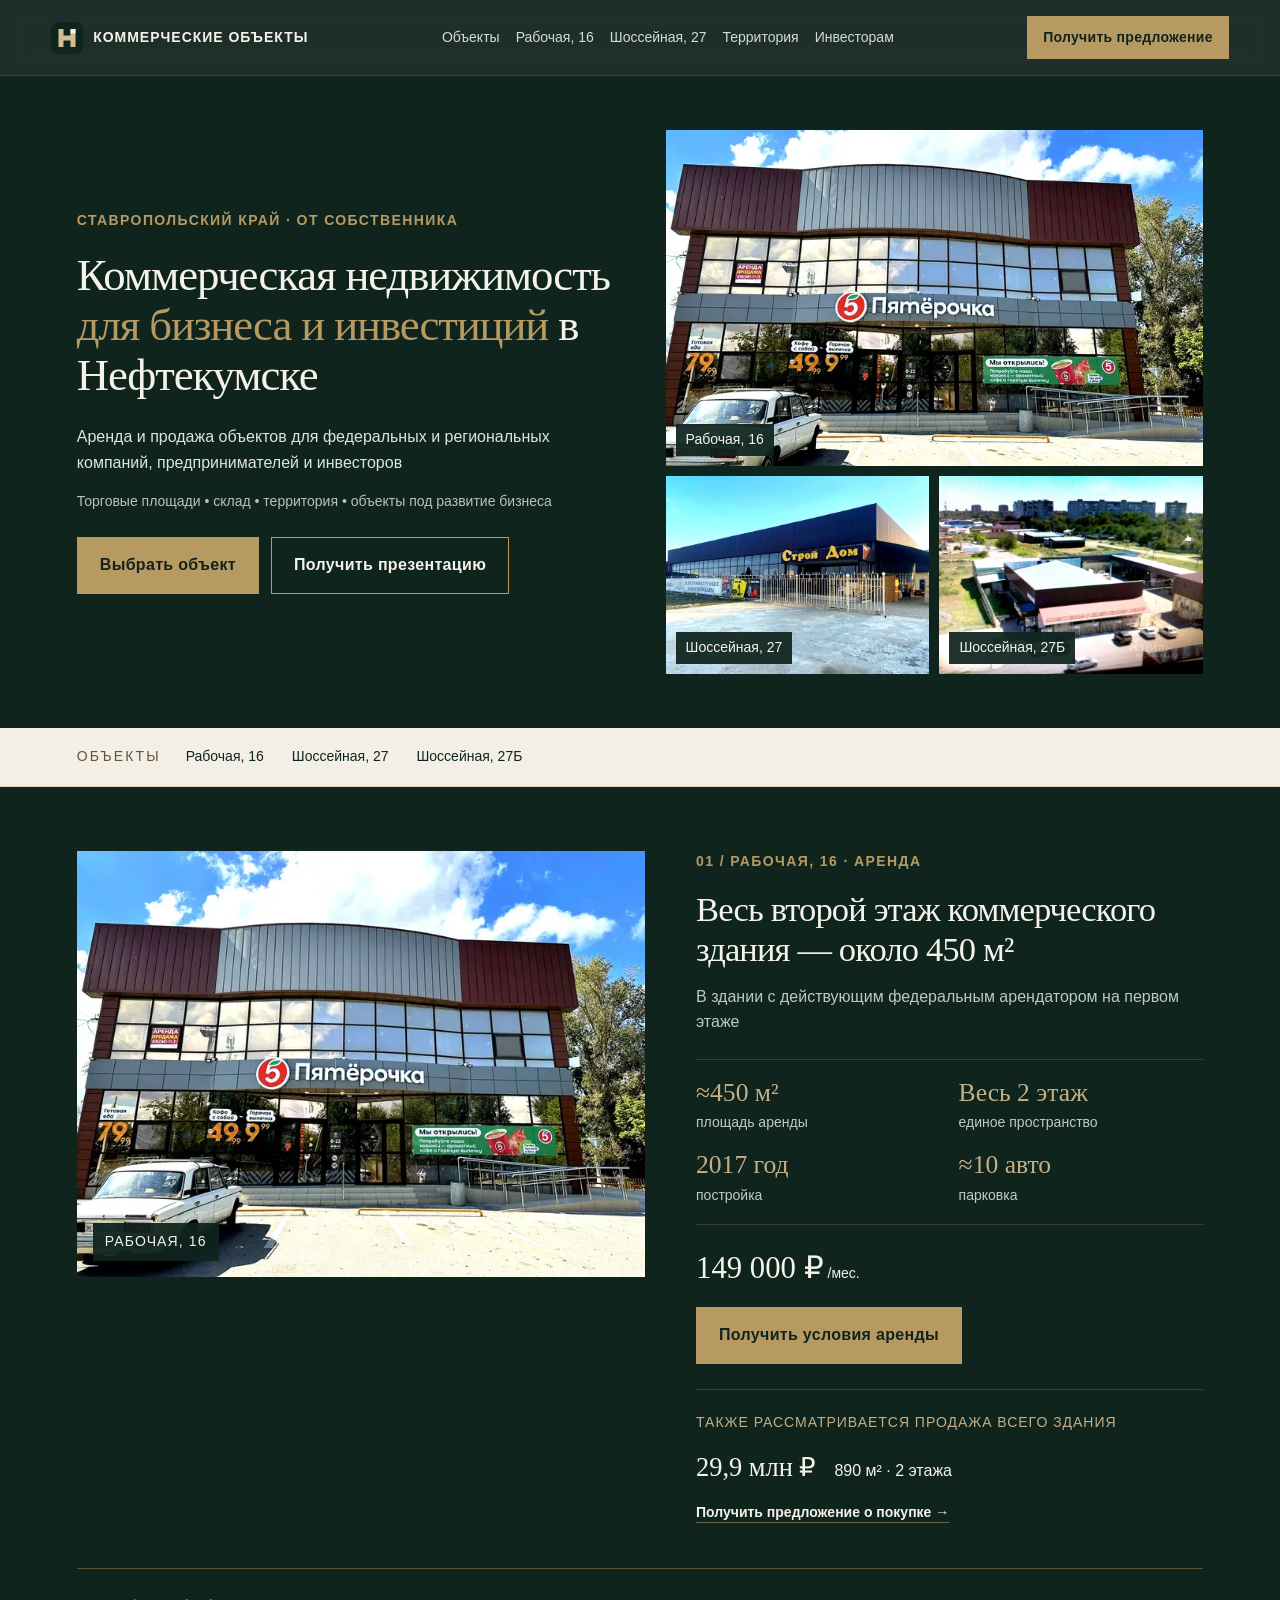
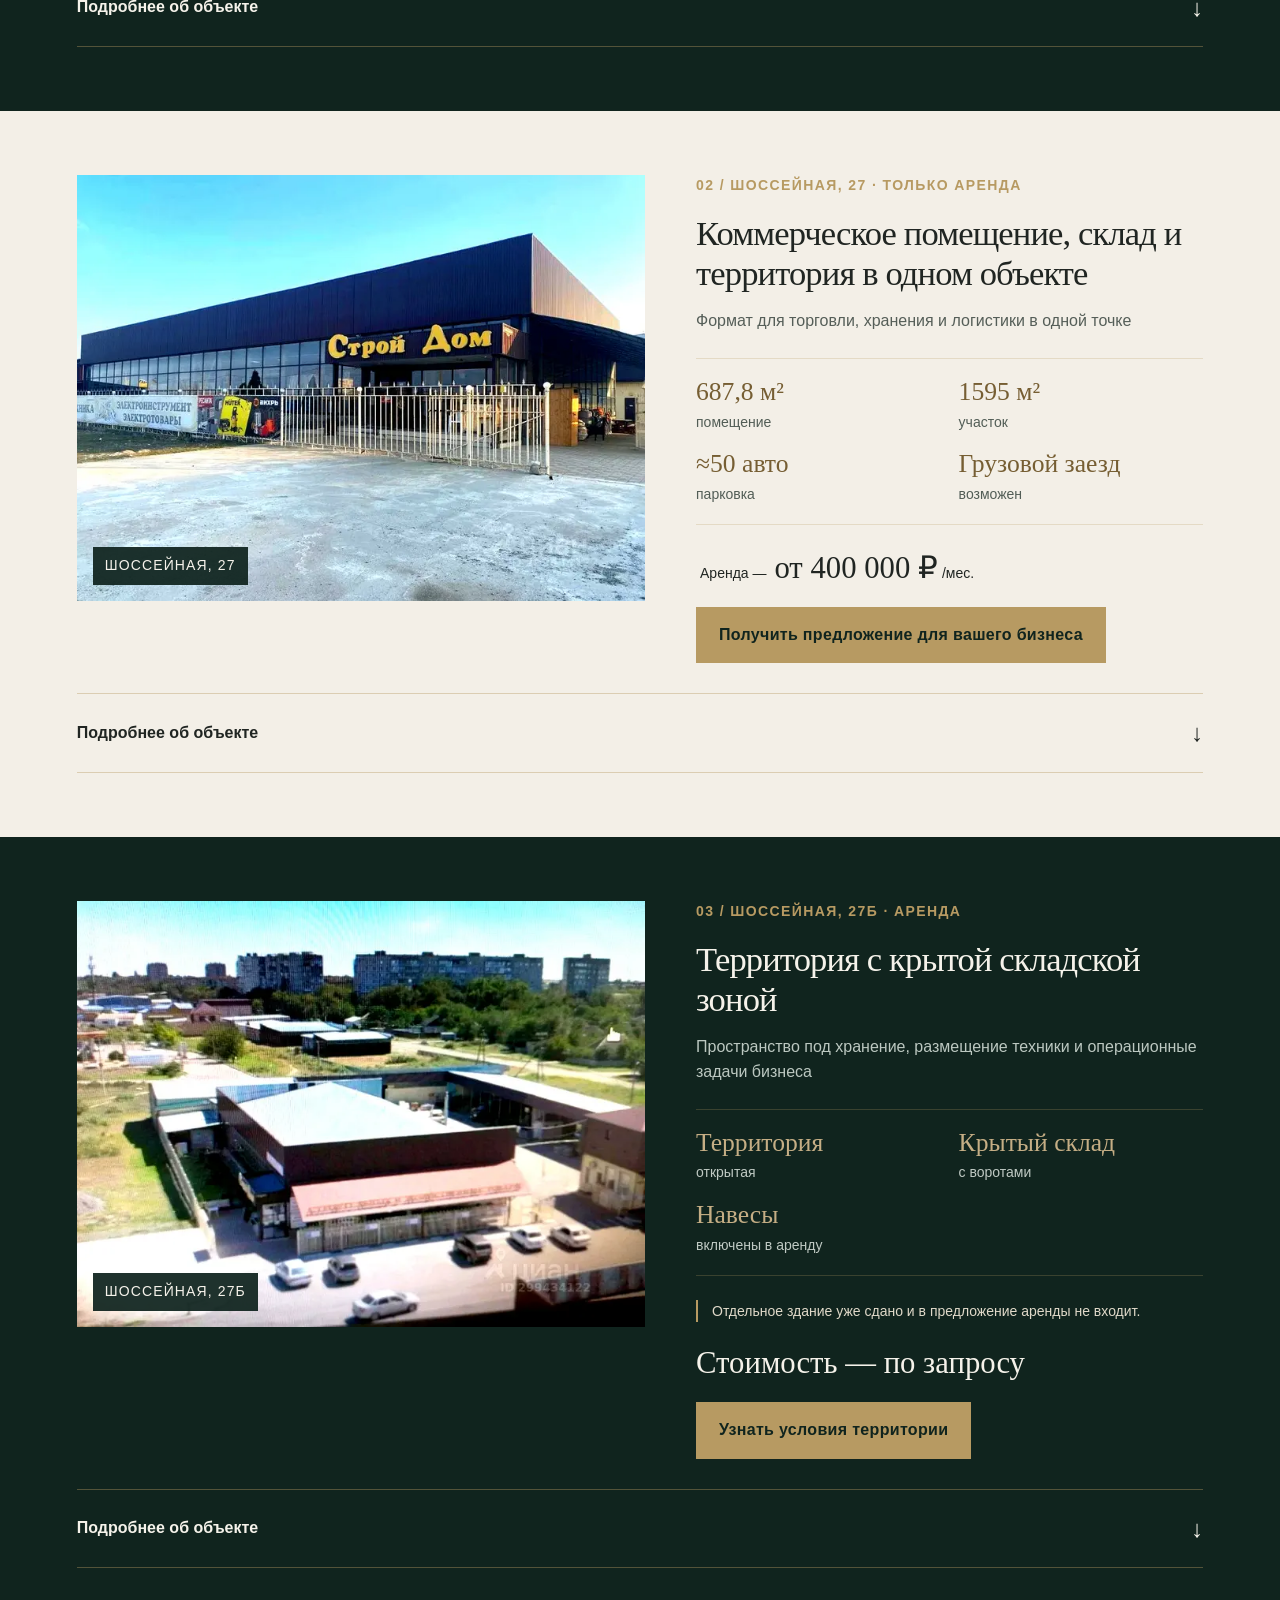
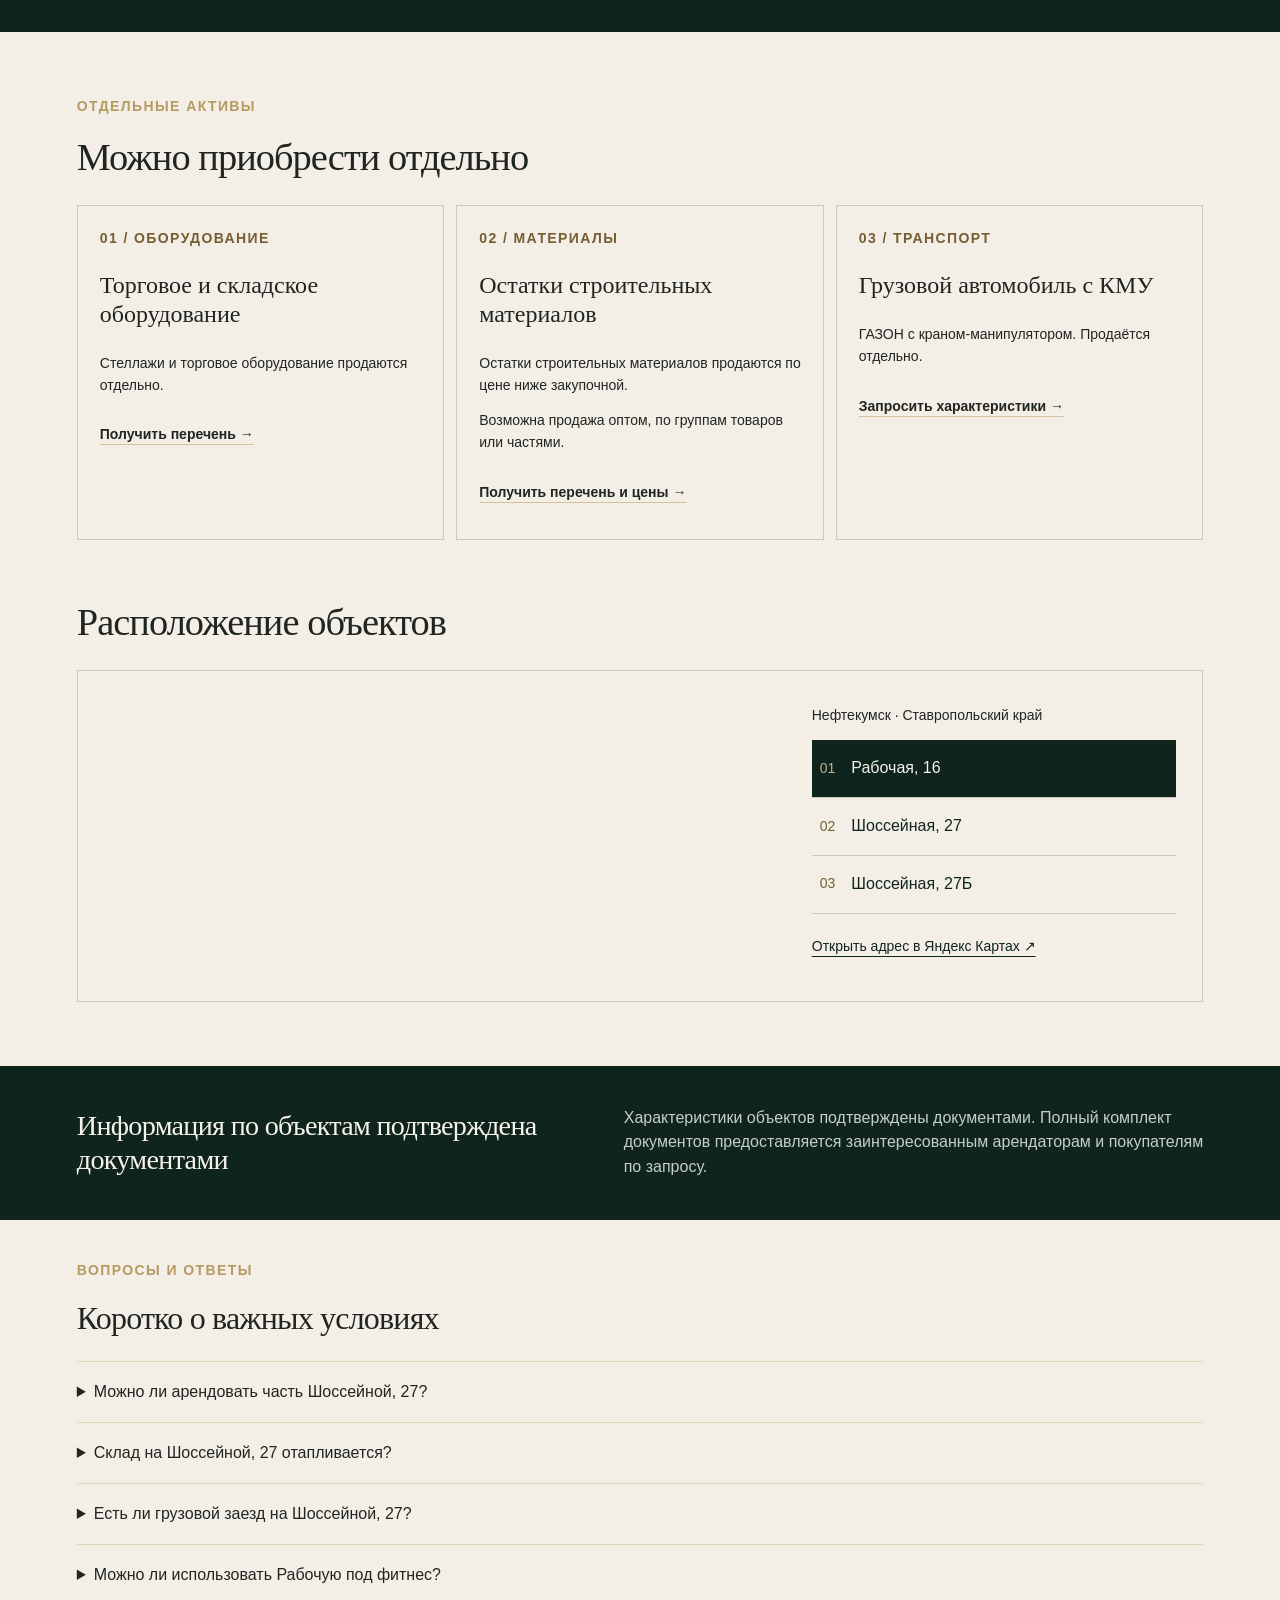
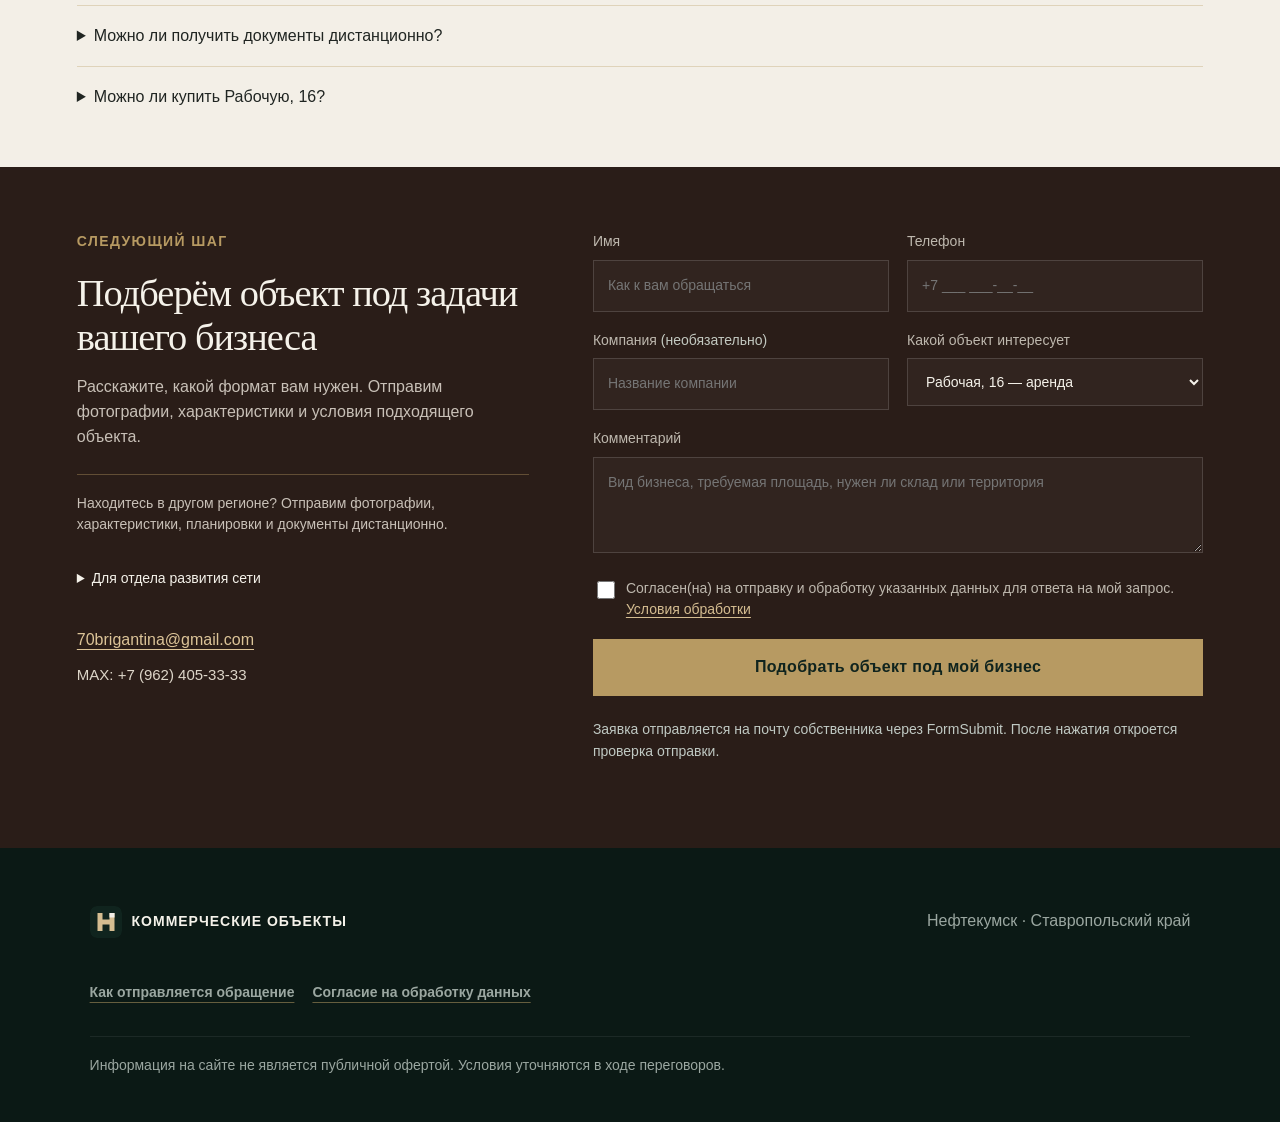
<file: index.html>
<!doctype html>
<html lang="ru">
<head>
  <meta charset="utf-8">
  <meta name="viewport" content="width=device-width,initial-scale=1">
  <title>Коммерческая недвижимость в Нефтекумске — аренда и продажа помещений</title>
  <meta name="description" content="Аренда коммерческих площадей и территории в Нефтекумске. Продажа здания на Рабочей, 16. Объекты под торговлю, склад, автобизнес, фитнес и другие задачи.">
  <meta name="theme-color" content="#10241e">
  <link rel="icon" href="favicon.svg" type="image/svg+xml">
  <link rel="icon" href="favicon.ico" sizes="16x16 32x32 48x48 64x64">
  <link rel="apple-touch-icon" href="apple-touch-icon.png">
  <link rel="stylesheet" href="styles.css">
  <link rel="stylesheet" href="visual.css">
  <link rel="stylesheet" href="contact.css">
</head>
<body>
  <header class="header"><a class="brand" href="#top"><img class="brand-icon" src="favicon.svg" width="32" height="32" alt=""> КОММЕРЧЕСКИЕ ОБЪЕКТЫ</a><button class="menu" aria-label="Открыть меню">☰</button><nav><a href="#objects">Объекты</a><a href="#rabochaya">Рабочая, 16</a><a href="#shosse">Шоссейная, 27</a><a href="#territory">Территория</a><a href="#invest">Инвесторам</a></nav><button class="btn small" data-open="Коммерческое предложение">Получить предложение</button></header>

  <main id="top">
    <section class="hero dark">
      <div class="hero-copy"><div class="eyebrow">СТАВРОПОЛЬСКИЙ КРАЙ · ОТ СОБСТВЕННИКА</div>
      <h1>Коммерческая недвижимость <em>для бизнеса и инвестиций</em> в Нефтекумске</h1>
      <p class="lead">Аренда и продажа объектов для федеральных и региональных компаний, предпринимателей и инвесторов</p>
      <p class="subline">Торговые площади • склад • территория • объекты под развитие бизнеса</p>
      <div class="actions"><a class="btn" href="#objects">Выбрать объект</a><button class="btn ghost" data-open="Презентация объектов">Получить презентацию</button></div></div>
      <div class="hero-photos">
        <a href="#rabochaya" class="hero-main"><img src="photos/rabochaya-16/01.webp" srcset="photos/rabochaya-16/01-small.webp 720w, photos/rabochaya-16/01.webp 1800w" sizes="(max-width: 760px) 100vw, 55vw" alt="Рабочая, 16 — фасад здания" fetchpriority="high" loading="eager" decoding="async"><span>Рабочая, 16</span></a>
        <a href="#shosse"><img src="photos/shosseynaya-27/01.webp" srcset="photos/shosseynaya-27/01-small.webp 720w, photos/shosseynaya-27/01.webp 931w" sizes="(max-width: 760px) 100vw, 55vw" alt="Шоссейная, 27 — коммерческое помещение" loading="lazy" decoding="async"><span>Шоссейная, 27</span></a>
        <a href="#territory"><img src="photos/shosseynaya-27b/01.webp" srcset="photos/shosseynaya-27b/01-small.webp 720w, photos/shosseynaya-27b/01.webp 931w" sizes="(max-width: 760px) 100vw, 55vw" alt="Шоссейная, 27Б — общий вид территории" loading="lazy" decoding="async"><span>Шоссейная, 27Б</span></a>
      </div>
    </section>
    <div id="objects" class="objects-anchor"><span>ОБЪЕКТЫ</span><nav aria-label="Выбрать объект"><a href="#rabochaya">Рабочая, 16</a><a href="#shosse">Шоссейная, 27</a><a href="#territory">Шоссейная, 27Б</a></nav></div>

    <section id="rabochaya" class="dark property visual-property">
      <div class="property-overview"><a class="property-photo" href="photos/rabochaya-16/01.webp" data-gallery="rabochaya-16" data-index="0" aria-label="Увеличить главное фото Рабочая, 16"><img src="photos/rabochaya-16/01.webp" srcset="photos/rabochaya-16/01-small.webp 720w, photos/rabochaya-16/01.webp 1800w" sizes="(max-width: 760px) 100vw, 55vw" alt="Рабочая, 16 — основная фотография здания" loading="lazy" decoding="async"><span class="photo-label">РАБОЧАЯ, 16</span></a>
      <div class="property-copy"><span class="eyebrow">01 / РАБОЧАЯ, 16 · АРЕНДА</span><h2>Весь второй этаж коммерческого здания — около 450 м²</h2><p class="property-accent">В здании с действующим федеральным арендатором на первом этаже</p>
      <div class="key-facts"><div><b>≈450 м²</b><span>площадь аренды</span></div><div><b>Весь 2 этаж</b><span>единое пространство</span></div><div><b>2017 год</b><span>постройка</span></div><div><b>≈10 авто</b><span>парковка</span></div></div>
      <p class="offer-price">149 000 ₽<small>/мес.</small></p><button class="btn" data-open="Аренда второго этажа: Рабочая, 16">Получить условия аренды</button>
      <div id="invest" class="sale-compact"><span>ТАКЖЕ РАССМАТРИВАЕТСЯ ПРОДАЖА ВСЕГО ЗДАНИЯ</span><p><b>29,9 млн ₽</b> <span>890 м² · 2 этажа</span></p><button class="text-btn" data-open="Покупка всего здания: Рабочая, 16">Получить предложение о покупке →</button></div></div></div>
      <details class="object-details" id="rabochaya-details"><summary>Подробнее об объекте <span aria-hidden="true">↓</span></summary><div class="details-body"><div class="gallery-heading"><h3>Фотографии объекта</h3><span>4 фото · нажмите для увеличения</span></div><div class="photo-gallery" aria-label="Фотографии: Рабочая, 16"><a class="gallery-item" href="photos/rabochaya-16/01.webp" data-gallery="rabochaya-16" data-index="0" aria-label="Рабочая, 16 — увеличить фото 1"><img src="photos/rabochaya-16/01.webp" srcset="photos/rabochaya-16/01-small.webp 720w, photos/rabochaya-16/01.webp 1800w" sizes="(max-width: 760px) 82vw, 32vw" alt="Рабочая, 16 — фото 1 собственника" loading="lazy" decoding="async"><span>01 / 4</span></a><a class="gallery-item" href="photos/rabochaya-16/02.webp" data-gallery="rabochaya-16" data-index="1" aria-label="Рабочая, 16 — увеличить фото 2"><img src="photos/rabochaya-16/02.webp" srcset="photos/rabochaya-16/02-small.webp 720w, photos/rabochaya-16/02.webp 1800w" sizes="(max-width: 760px) 82vw, 32vw" alt="Рабочая, 16 — фото 2 собственника" loading="lazy" decoding="async"><span>02 / 4</span></a><a class="gallery-item" href="photos/rabochaya-16/03.webp" data-gallery="rabochaya-16" data-index="2" aria-label="Рабочая, 16 — увеличить фото 3"><img src="photos/rabochaya-16/03.webp" srcset="photos/rabochaya-16/03-small.webp 720w, photos/rabochaya-16/03.webp 1800w" sizes="(max-width: 760px) 82vw, 32vw" alt="Рабочая, 16 — фото 3 собственника" loading="lazy" decoding="async"><span>03 / 4</span></a><a class="gallery-item" href="photos/rabochaya-16/04.webp" data-gallery="rabochaya-16" data-index="3" aria-label="Рабочая, 16 — увеличить фото 4"><img src="photos/rabochaya-16/04.webp" srcset="photos/rabochaya-16/04-small.webp 720w, photos/rabochaya-16/04.webp 1800w" sizes="(max-width: 760px) 82vw, 32vw" alt="Рабочая, 16 — фото 4 собственника" loading="lazy" decoding="async"><span>04 / 4</span></a></div><div class="accordions"><details><summary>Помещение и планировка</summary><div class="accordion-body"><p>В аренду предлагается весь второй этаж — около 450 м² единым пространством. Площадь уточняется после окончательной сверки техплана. Всё здание — 890 м², 2 этажа, 2017 год постройки. Современный фасад; на первом этаже работает федеральный продуктовый арендатор.</p><button class="text-btn" data-open="Планировка Рабочая, 16">Получить планировку →</button></div></details><details><summary>Парковка и подъезд</summary><div class="accordion-body"><p>Парковка ориентировочно на 10 автомобилей. Расположение входа, лестницы и подходов можно изучить на фотографиях и во время просмотра.</p></div></details><details><summary>Коммуникации</summary><div class="accordion-body"><p>Технические характеристики и доступные коммуникации предоставляются по запросу для проверки требований вашего бизнеса.</p><button class="text-btn" data-open="Коммуникации Рабочая, 16">Запросить характеристики →</button></div></details><details><summary>Для какого бизнеса подходит</summary><div class="accordion-body"><p>Можно рассмотреть мебельный салон, фитнес, образовательный центр, офис, медицинский формат или лёгкое производство.</p><p class="legal-note">Возможность конкретного использования согласовывается после проверки технических, санитарных, пожарных, лицензионных и иных требований.</p></div></details><details><summary>Условия аренды</summary><div class="accordion-body"><p>Весь второй этаж — 149 000 ₽/мес. Ориентировочная ставка ≈331 ₽/м² в месяц: 149 000 ÷ 450. Расчёт уточняется после сверки площади.</p><button class="text-btn" data-open="Условия аренды Рабочая, 16">Получить условия аренды →</button></div></details><details><summary>Продажа здания</summary><div class="accordion-body"><p>Продаётся всё здание целиком, не только второй этаж: 890 м², 2 этажа, 2017 год. Цена — 29 900 000 ₽. Цена предложения за м² — около 33 596 ₽ (29 900 000 ÷ 890).</p><p>Первый этаж используется коммерчески. Свободный второй этаж можно рассматривать для последующей сдачи в аренду.</p><button class="text-btn" data-open="Предложение инвестору: покупка всего здания Рабочая, 16">Получить предложение инвестору →</button></div></details><details><summary>Документы</summary><div class="accordion-body"><p>Характеристики объектов подтверждены документами. Полный комплект документов предоставляется заинтересованным арендаторам и покупателям по запросу.</p><button class="text-btn" data-open="Документы Рабочая, 16">Запросить документы →</button></div></details></div><button class="text-btn" data-open="Просмотр: Рабочая, 16">Записаться на просмотр →</button></div></details>
    </section>

    <section id="shosse" class="light property visual-property">
      <div class="property-overview"><a class="property-photo" href="photos/shosseynaya-27/01.webp" data-gallery="shosseynaya-27" data-index="0" aria-label="Увеличить главное фото Шоссейная, 27"><img src="photos/shosseynaya-27/01.webp" srcset="photos/shosseynaya-27/01-small.webp 720w, photos/shosseynaya-27/01.webp 931w" sizes="(max-width: 760px) 100vw, 55vw" alt="Шоссейная, 27 — основная фотография коммерческого помещения" loading="lazy" decoding="async"><span class="photo-label">ШОССЕЙНАЯ, 27</span></a>
      <div class="property-copy"><span class="eyebrow">02 / ШОССЕЙНАЯ, 27 · ТОЛЬКО АРЕНДА</span><h2>Коммерческое помещение, склад и территория в одном объекте</h2><p class="property-accent">Формат для торговли, хранения и логистики в одной точке</p>
      <div class="key-facts"><div><b>687,8 м²</b><span>помещение</span></div><div><b>1595 м²</b><span>участок</span></div><div><b>≈50 авто</b><span>парковка</span></div><div><b>Грузовой заезд</b><span>возможен</span></div></div>
      <p class="offer-price"><small>Аренда — </small>от 400 000 ₽<small>/мес.</small></p><button class="btn" data-open="Аренда Шоссейная, 27 под ваш бизнес">Получить предложение для вашего бизнеса</button></div></div>
      <details class="object-details" id="shosse-details"><summary>Подробнее об объекте <span aria-hidden="true">↓</span></summary><div class="details-body"><div class="gallery-heading"><h3>Фотографии объекта</h3><span>6 фото · нажмите для увеличения</span></div><div class="photo-gallery" aria-label="Фотографии: Шоссейная, 27"><a class="gallery-item" href="photos/shosseynaya-27/01.webp" data-gallery="shosseynaya-27" data-index="0" aria-label="Шоссейная, 27 — увеличить фото 1"><img src="photos/shosseynaya-27/01.webp" srcset="photos/shosseynaya-27/01-small.webp 720w, photos/shosseynaya-27/01.webp 931w" sizes="(max-width: 760px) 82vw, 32vw" alt="Шоссейная, 27 — фото 1 собственника" loading="lazy" decoding="async"><span>01 / 6</span></a><a class="gallery-item" href="photos/shosseynaya-27/02.webp" data-gallery="shosseynaya-27" data-index="1" aria-label="Шоссейная, 27 — увеличить фото 2"><img src="photos/shosseynaya-27/02.webp" srcset="photos/shosseynaya-27/02-small.webp 720w, photos/shosseynaya-27/02.webp 1800w" sizes="(max-width: 760px) 82vw, 32vw" alt="Шоссейная, 27 — фото 2 собственника" loading="lazy" decoding="async"><span>02 / 6</span></a><a class="gallery-item" href="photos/shosseynaya-27/03.webp" data-gallery="shosseynaya-27" data-index="2" aria-label="Шоссейная, 27 — увеличить фото 3"><img src="photos/shosseynaya-27/03.webp" srcset="photos/shosseynaya-27/03-small.webp 720w, photos/shosseynaya-27/03.webp 1800w" sizes="(max-width: 760px) 82vw, 32vw" alt="Шоссейная, 27 — фото 3 собственника" loading="lazy" decoding="async"><span>03 / 6</span></a><a class="gallery-item" href="photos/shosseynaya-27/04.webp" data-gallery="shosseynaya-27" data-index="3" aria-label="Шоссейная, 27 — увеличить фото 4"><img src="photos/shosseynaya-27/04.webp" srcset="photos/shosseynaya-27/04-small.webp 720w, photos/shosseynaya-27/04.webp 1800w" sizes="(max-width: 760px) 82vw, 32vw" alt="Шоссейная, 27 — фото 4 собственника" loading="lazy" decoding="async"><span>04 / 6</span></a><a class="gallery-item" href="photos/shosseynaya-27/05.webp" data-gallery="shosseynaya-27" data-index="4" aria-label="Шоссейная, 27 — увеличить фото 5"><img src="photos/shosseynaya-27/05.webp" srcset="photos/shosseynaya-27/05-small.webp 720w, photos/shosseynaya-27/05.webp 931w" sizes="(max-width: 760px) 82vw, 32vw" alt="Шоссейная, 27 — фото 5 собственника" loading="lazy" decoding="async"><span>05 / 6</span></a><a class="gallery-item" href="photos/shosseynaya-27/06.webp" data-gallery="shosseynaya-27" data-index="5" aria-label="Шоссейная, 27 — увеличить фото 6"><img src="photos/shosseynaya-27/06.webp" srcset="photos/shosseynaya-27/06-small.webp 720w, photos/shosseynaya-27/06.webp 1800w" sizes="(max-width: 760px) 82vw, 32vw" alt="Шоссейная, 27 — фото 6 собственника" loading="lazy" decoding="async"><span>06 / 6</span></a></div><div class="accordions"><details><summary>Торговая часть</summary><div class="accordion-body"><p>Коммерческое помещение общей площадью 687,8 м². Торговая или клиентская часть может использоваться под магазин, шоурум, офис продаж или сопутствующую торговлю.</p></div></details><details><summary>Территория и парковка</summary><div class="accordion-body"><p>Участок 1595 м². Парковка ориентировочно на 50 автомобилей: около 20 перед зданием и около 30 сбоку. Собственная территория позволяет рассмотреть наружное хранение или открытую экспозицию.</p></div></details><details><summary>Склад</summary><div class="accordion-body"><p>В состав объекта входит неотапливаемый склад. Торговлю, хранение и логистику можно объединить в одной локации.</p></div></details><details><summary>Грузовой доступ</summary><div class="accordion-body"><p>Возможен удобный заезд грузового транспорта и фур. Условия регулярной эксплуатации тяжёлого транспорта согласовываются отдельно.</p></div></details><details><summary>Коммуникации</summary><div class="accordion-body"><p>Электрическая мощность — 15 кВт. Центральная канализация. Газовое отопление в соответствующих помещениях; склад неотапливаемый. Коммунальные расходы оплачиваются отдельно.</p></div></details><details><summary>Возможности использования</summary><div class="accordion-body"><p>Строительные компании, строительные материалы, дистрибуция, оптовая торговля, мебель, оборудование и логистика — сценарии для обсуждения.</p><p>Для автобизнеса можно рассмотреть автосалон, автомобили с пробегом, коммерческий транспорт, спецтехнику и автозапчасти. Территория — под экспозицию; помещение — под офис продаж, клиентскую зону или склад.</p><p class="legal-note">Возможность конкретного использования согласовывается после проверки технических, санитарных, пожарных, лицензионных и иных требований.</p><button class="text-btn" data-open="Шоссейная, 27 под автобизнес">Обсудить объект под автобизнес →</button></div></details><details><summary>Условия аренды</summary><div class="accordion-body"><p>Только аренда — от 400 000 ₽/мес. Минимальная расчётная ставка ≈582 ₽/м² в месяц (400 000 ÷ 687,8). Конфигурация аренды и аренда части объекта обсуждаются индивидуально.</p><p>Предпочтительна долгосрочная аренда. Первый месяц + обеспечительный платёж в размере одного месяца. Коммунальные расходы отдельно. Адаптация помещения и вывески возможна по согласованию.</p></div></details><details><summary>Документы</summary><div class="accordion-body"><p>Характеристики объектов подтверждены документами. Полный комплект документов предоставляется заинтересованным арендаторам и покупателям по запросу.</p><button class="text-btn" data-open="Документы по аренде Шоссейная, 27">Запросить документы →</button></div></details></div><button class="text-btn" data-open="Просмотр: Шоссейная, 27">Записаться на просмотр →</button></div></details>
    </section>

    <section id="territory" class="dark property visual-property">
      <div class="property-overview"><a class="property-photo" href="photos/shosseynaya-27b/01.webp" data-gallery="shosseynaya-27b" data-index="0" aria-label="Увеличить главное фото Шоссейная, 27Б"><img src="photos/shosseynaya-27b/01.webp" srcset="photos/shosseynaya-27b/01-small.webp 720w, photos/shosseynaya-27b/01.webp 931w" sizes="(max-width: 760px) 100vw, 55vw" alt="Шоссейная, 27Б — основная фотография территории" loading="lazy" decoding="async"><span class="photo-label">ШОССЕЙНАЯ, 27Б</span></a>
      <div class="property-copy"><span class="eyebrow">03 / ШОССЕЙНАЯ, 27Б · АРЕНДА</span><h2>Территория с крытой складской зоной</h2><p class="property-accent">Пространство под хранение, размещение техники и операционные задачи бизнеса</p>
      <div class="key-facts"><div><b>Территория</b><span>открытая</span></div><div><b>Крытый склад</b><span>с воротами</span></div><div><b>Навесы</b><span>включены в аренду</span></div></div>
      <p class="exclusion-note">Отдельное здание уже сдано и в предложение аренды не входит.</p>
      <p class="offer-price">Стоимость — по запросу</p><button class="btn" data-open="Аренда территории, склада и навесов: Шоссейная, 27Б">Узнать условия территории</button></div></div>
      <details class="object-details" id="territory-details"><summary>Подробнее об объекте <span aria-hidden="true">↓</span></summary><div class="details-body"><div class="gallery-heading"><h3>Фотографии объекта</h3><span>6 фото · нажмите для увеличения</span></div><div class="photo-gallery" aria-label="Фотографии: Шоссейная, 27Б"><a class="gallery-item" href="photos/shosseynaya-27b/01.webp" data-gallery="shosseynaya-27b" data-index="0" aria-label="Шоссейная, 27Б — увеличить фото 1"><img src="photos/shosseynaya-27b/01.webp" srcset="photos/shosseynaya-27b/01-small.webp 720w, photos/shosseynaya-27b/01.webp 931w" sizes="(max-width: 760px) 82vw, 32vw" alt="Шоссейная, 27Б — фото 1 собственника" loading="lazy" decoding="async"><span>01 / 6</span></a><a class="gallery-item" href="photos/shosseynaya-27b/02.webp" data-gallery="shosseynaya-27b" data-index="1" aria-label="Шоссейная, 27Б — увеличить фото 2"><img src="photos/shosseynaya-27b/02.webp" srcset="photos/shosseynaya-27b/02-small.webp 720w, photos/shosseynaya-27b/02.webp 1800w" sizes="(max-width: 760px) 82vw, 32vw" alt="Шоссейная, 27Б — фото 2 собственника" loading="lazy" decoding="async"><span>02 / 6</span></a><a class="gallery-item" href="photos/shosseynaya-27b/03.webp" data-gallery="shosseynaya-27b" data-index="2" aria-label="Шоссейная, 27Б — увеличить фото 3"><img src="photos/shosseynaya-27b/03.webp" srcset="photos/shosseynaya-27b/03-small.webp 720w, photos/shosseynaya-27b/03.webp 1800w" sizes="(max-width: 760px) 82vw, 32vw" alt="Шоссейная, 27Б — фото 3 собственника" loading="lazy" decoding="async"><span>03 / 6</span></a><a class="gallery-item" href="photos/shosseynaya-27b/04.webp" data-gallery="shosseynaya-27b" data-index="3" aria-label="Шоссейная, 27Б — увеличить фото 4"><img src="photos/shosseynaya-27b/04.webp" srcset="photos/shosseynaya-27b/04-small.webp 720w, photos/shosseynaya-27b/04.webp 1800w" sizes="(max-width: 760px) 82vw, 32vw" alt="Шоссейная, 27Б — фото 4 собственника" loading="lazy" decoding="async"><span>04 / 6</span></a><a class="gallery-item" href="photos/shosseynaya-27b/05.webp" data-gallery="shosseynaya-27b" data-index="4" aria-label="Шоссейная, 27Б — увеличить фото 5"><img src="photos/shosseynaya-27b/05.webp" srcset="photos/shosseynaya-27b/05-small.webp 720w, photos/shosseynaya-27b/05.webp 1800w" sizes="(max-width: 760px) 82vw, 32vw" alt="Шоссейная, 27Б — фото 5 собственника" loading="lazy" decoding="async"><span>05 / 6</span></a><a class="gallery-item" href="photos/shosseynaya-27b/06.webp" data-gallery="shosseynaya-27b" data-index="5" aria-label="Шоссейная, 27Б — увеличить фото 6"><img src="photos/shosseynaya-27b/06.webp" srcset="photos/shosseynaya-27b/06-small.webp 720w, photos/shosseynaya-27b/06.webp 1800w" sizes="(max-width: 760px) 82vw, 32vw" alt="Шоссейная, 27Б — фото 6 собственника" loading="lazy" decoding="async"><span>06 / 6</span></a></div><div class="accordions"><details><summary>Территория</summary><div class="accordion-body"><p>В аренду предлагается свободная открытая территория с крытым складом с воротами и навесами. Границы доступной части и её площадь уточняются при обсуждении.</p><p>Отдельное здание уже сдано другому арендатору и в предложение аренды не входит.</p></div></details><details><summary>Крытая складская зона</summary><div class="accordion-body"><p>В предложение входят крытый склад с воротами и навесы. Их расположение и внутреннее пространство показаны на реальных фотографиях объекта.</p></div></details><details><summary>Въезд и логистика</summary><div class="accordion-body"><p>Въезд, проезды и размещение транспорта обсуждаются с учётом выбранной части территории и работы действующего арендатора.</p></div></details><details><summary>Возможные сценарии использования</summary><div class="accordion-body"><p>Стоянка автомобилей, коммерческий транспорт, строительная и специальная техника, корпоративный автопарк, хранение материалов и оборудования, логистические задачи.</p><p class="legal-note">Возможность конкретного использования согласовывается после проверки технических, санитарных, пожарных, лицензионных и иных требований.</p></div></details><details><summary>Условия</summary><div class="accordion-body"><p>Стоимость аренды — по запросу. Состав арендуемой территории, крытых зон и условия использования согласовываются индивидуально.</p><button class="text-btn" data-open="Использование территории, склада и навесов Шоссейная, 27Б">Обсудить использование территории →</button></div></details><details><summary>Документы</summary><div class="accordion-body"><p>Характеристики объектов подтверждены документами. Полный комплект документов предоставляется заинтересованным арендаторам и покупателям по запросу.</p></div></details></div><button class="text-btn" data-open="Просмотр: Шоссейная, 27Б">Записаться на просмотр →</button></div></details>
    </section>

    <section class="extras light"><div class="section-head"><span>ОТДЕЛЬНЫЕ АКТИВЫ</span><h2>Можно приобрести отдельно</h2></div><div class="extra-grid">
      <article><span>01 / ОБОРУДОВАНИЕ</span><h3>Торговое и складское оборудование</h3><p>Стеллажи и торговое оборудование продаются отдельно.</p><button class="text-btn" data-open="Перечень оборудования">Получить перечень →</button></article>
      <article><span>02 / МАТЕРИАЛЫ</span><h3>Остатки строительных материалов</h3><p>Остатки строительных материалов продаются по цене ниже закупочной.</p><p>Возможна продажа оптом, по группам товаров или частями.</p><button class="text-btn" data-open="Перечень строительных материалов">Получить перечень и цены →</button></article>
      <article><span>03 / ТРАНСПОРТ</span><h3>Грузовой автомобиль с КМУ</h3><p>ГАЗОН с краном-манипулятором. Продаётся отдельно.</p><button class="text-btn" data-open="Характеристики ГАЗОН с КМУ">Запросить характеристики →</button></article></div></section>
    <section class="location light" id="location"><div class="section-head"><h2>Расположение объектов</h2></div>
      <div class="map-layout"><iframe id="objectMap" title="Карта: Нефтекумск, Рабочая, 16" src="https://yandex.ru/map-widget/v1/?mode=search&amp;text=%D0%9D%D0%B5%D1%84%D1%82%D0%B5%D0%BA%D1%83%D0%BC%D1%81%D0%BA%2C%20%D0%A0%D0%B0%D0%B1%D0%BE%D1%87%D0%B0%D1%8F%2C%2016" loading="lazy" referrerpolicy="no-referrer-when-downgrade" allowfullscreen></iframe><div class="map-addresses"><p>Нефтекумск · Ставропольский край</p><button class="map-address selected" data-address="Рабочая, 16" aria-pressed="true"><span>01</span>Рабочая, 16</button><button class="map-address" data-address="Шоссейная, 27" aria-pressed="false"><span>02</span>Шоссейная, 27</button><button class="map-address" data-address="Шоссейная, 27Б" aria-pressed="false"><span>03</span>Шоссейная, 27Б</button><a id="externalMap" target="_blank" rel="noopener noreferrer" href="https://yandex.ru/maps/?text=%D0%9D%D0%B5%D1%84%D1%82%D0%B5%D0%BA%D1%83%D0%BC%D1%81%D0%BA%2C%20%D0%A0%D0%B0%D0%B1%D0%BE%D1%87%D0%B0%D1%8F%2C%2016">Открыть адрес в Яндекс Картах ↗</a></div></div>
    </section>
    <section class="trust dark compact-trust"><h2>Информация по объектам подтверждена документами</h2><p>Характеристики объектов подтверждены документами. Полный комплект документов предоставляется заинтересованным арендаторам и покупателям по запросу.</p></section>

    <section class="faq light"><div class="section-head"><span>ВОПРОСЫ И ОТВЕТЫ</span><h2>Коротко о важных условиях</h2></div><div class="accordions"><details><summary>Можно ли арендовать часть Шоссейной, 27?</summary><p>Обсуждается индивидуально.</p></details><details><summary>Склад на Шоссейной, 27 отапливается?</summary><p>Нет, складская часть неотапливаемая.</p></details><details><summary>Есть ли грузовой заезд на Шоссейной, 27?</summary><p>Да. Условия для тяжёлого транспорта согласовываются отдельно.</p></details><details><summary>Можно ли использовать Рабочую под фитнес?</summary><p>Можно рассматривать такой сценарий после проверки технических требований.</p></details><details><summary>Можно ли получить документы дистанционно?</summary><p>Да, заинтересованным арендаторам и покупателям.</p></details><details><summary>Можно ли купить Рабочую, 16?</summary><p>Да, рассматривается продажа всего здания.</p></details></div></section>

    <section id="contact" class="contact"><div><span class="eyebrow">СЛЕДУЮЩИЙ ШАГ</span><h2>Подберём объект под задачи вашего бизнеса</h2><p>Расскажите, какой формат вам нужен. Отправим фотографии, характеристики и условия подходящего объекта.</p><p class="remote-note">Находитесь в другом регионе? Отправим фотографии, характеристики, планировки и документы дистанционно.</p><details class="network-details"><summary>Для отдела развития сети</summary><p>Предоставим фотографии, планировки, площади и условия для внутреннего рассмотрения. Кадастровые сведения — по запросу.</p><button class="text-btn" data-open="Пакет для отдела развития">Получить пакет для отдела развития →</button></details><div class="direct-contacts"><a href="mailto:70brigantina@gmail.com">70brigantina@gmail.com</a><span>MAX: +7 (962) 405-33-33</span></div></div><form id="leadForm" action="https://formsubmit.co/70brigantina@gmail.com" method="POST" accept-charset="UTF-8"><input type="hidden" name="_subject" value="NEFKOM — подбор объекта под бизнес"><input type="hidden" name="_template" value="table"><input type="hidden" name="utm_source"><input type="hidden" name="utm_medium"><input type="hidden" name="utm_campaign"><input class="form-trap" name="_honey" autocomplete="off" tabindex="-1" aria-hidden="true"><input type="hidden" name="request" value="Подобрать объект под задачи бизнеса"><label>Имя<input name="name" required maxlength="100" autocomplete="name" placeholder="Как к вам обращаться"></label><label>Телефон<input name="phone" type="tel" autocomplete="tel" required maxlength="30" placeholder="+7 ___ ___-__-__"></label><label>Компания <span class="optional">(необязательно)</span><input name="company" autocomplete="organization" placeholder="Название компании"></label><label>Какой объект интересует<select name="object"><option>Рабочая, 16 — аренда</option><option>Рабочая, 16 — покупка</option><option>Шоссейная, 27 — аренда</option><option>Шоссейная, 27Б — территория, склад и навесы</option><option>Стройматериалы</option><option>Оборудование</option><option>ГАЗОН с КМУ</option><option>Другое</option></select></label><label class="full">Комментарий<textarea name="message" maxlength="3000" placeholder="Вид бизнеса, требуемая площадь, нужен ли склад или территория"></textarea></label><label class="consent full"><input name="consent" value="Согласие дано" type="checkbox" required> <span>Согласен(на) на отправку и обработку указанных данных для ответа на мой запрос. <button type="button" class="inline-policy" data-policy="consent">Условия обработки</button></span></label><button class="btn full" type="submit">Подобрать объект под мой бизнес</button><p class="delivery-note full">Заявка отправляется на почту собственника через FormSubmit. После нажатия откроется проверка отправки.</p><p id="formStatus" class="full status" aria-live="polite"></p></form></section>
  </main>

  <footer><a class="brand" href="#top"><img class="brand-icon" src="favicon.svg" width="32" height="32" alt=""> КОММЕРЧЕСКИЕ ОБЪЕКТЫ</a><p>Нефтекумск · Ставропольский край</p><div><button class="linklike" data-policy="privacy">Как отправляется обращение</button><button class="linklike" data-policy="consent">Согласие на обработку данных</button></div><small>Информация на сайте не является публичной офертой. Условия уточняются в ходе переговоров.</small></footer>


  <dialog id="modal" aria-labelledby="modalTitle" aria-describedby="modalDescription"><button class="close" aria-label="Закрыть">×</button><span class="eyebrow" id="modalEyebrow">ЗАПРОС МАТЕРИАЛОВ</span><h2 id="modalTitle">Получить презентацию</h2><p id="modalDescription">Оставьте контакты — отправим фотографии, характеристики и условия объектов.</p><p id="modalObject" class="modal-object"></p><form id="modalForm" action="https://formsubmit.co/70brigantina@gmail.com" method="POST" accept-charset="UTF-8"><input type="hidden" name="_subject" value="NEFKOM — подбор объекта под бизнес"><input type="hidden" name="_template" value="table"><input type="hidden" name="utm_source"><input type="hidden" name="utm_medium"><input type="hidden" name="utm_campaign"><input class="form-trap" name="_honey" autocomplete="off" tabindex="-1" aria-hidden="true"><label>Имя<input name="name" required maxlength="100" autocomplete="name" placeholder="Как к вам обращаться"></label><label>Телефон<input name="phone" type="tel" required maxlength="30" autocomplete="tel" placeholder="+7 ___ ___-__-__"></label><label>Компания <span class="optional">(необязательно)</span><input name="company" maxlength="160" autocomplete="organization" placeholder="Название компании"></label><label>E-mail <span class="optional">(для отправки материалов)</span><input name="email" type="email" maxlength="254" autocomplete="email" placeholder="name@company.ru"></label><label id="modalMessageLabel">Задача вашего бизнеса<textarea name="message" maxlength="3000" placeholder="Как вы планируете использовать объект"></textarea></label><input type="hidden" name="request"><label class="consent"><input type="checkbox" name="consent" value="Согласие дано" required><span>Согласен(на) на отправку и обработку указанных данных для ответа на мой запрос. <button type="button" class="inline-policy" data-policy="consent">Условия обработки</button></span></label><button class="btn" id="modalSubmit" type="submit">Получить презентацию</button><p class="delivery-note">Отправка на почту собственника через FormSubmit. На следующем шаге — проверка отправки.</p><p class="status" aria-live="polite"></p><a class="form-email" href="mailto:70brigantina@gmail.com">Или написать напрямую на e-mail ↗</a></form></dialog>
  <dialog id="policy" aria-labelledby="policyTitle"><button class="close" aria-label="Закрыть">×</button><h2 id="policyTitle">Как отправляется обращение</h2><p>Получатель обращения: <a href="mailto:70brigantina@gmail.com">70brigantina@gmail.com</a>.</p><p>При отправке формы указанные вами имя, телефон, компания, e-mail, выбранный объект и комментарий передаются сервису FormSubmit для доставки письма получателю. Вместе с ними передаются сведения об источнике перехода, если они есть.</p><p>Согласие в форме относится к обработке указанных данных для ответа на ваш запрос, предоставления информации по объекту и согласования просмотра. Это не подписка на рекламные рассылки.</p><p>Пожалуйста, не отправляйте паспортные данные, банковские реквизиты и другие сведения, которые не нужны для обсуждения объекта. Для вопросов об обработке данных и отзыва согласия напишите получателю обращения.</p><p><a href="https://formsubmit.co/privacy.pdf" target="_blank" rel="noopener noreferrer">Политика конфиденциальности FormSubmit ↗</a></p></dialog>
  <dialog id="lightbox" aria-label="Галерея фотографий"><div class="lightbox-toolbar"><p id="lightboxCaption" aria-live="polite"></p><button class="close" aria-label="Закрыть фотографию">×</button></div><div class="lightbox-stage"><button class="lightbox-prev" aria-label="Предыдущее фото">‹</button><img id="lightboxImage" alt=""><button class="lightbox-next" aria-label="Следующее фото">›</button></div><p class="lightbox-hint">Листайте стрелками или свайпом · Esc — закрыть</p></dialog>
  <script src="app.js"></script>
</body></html>
</file>
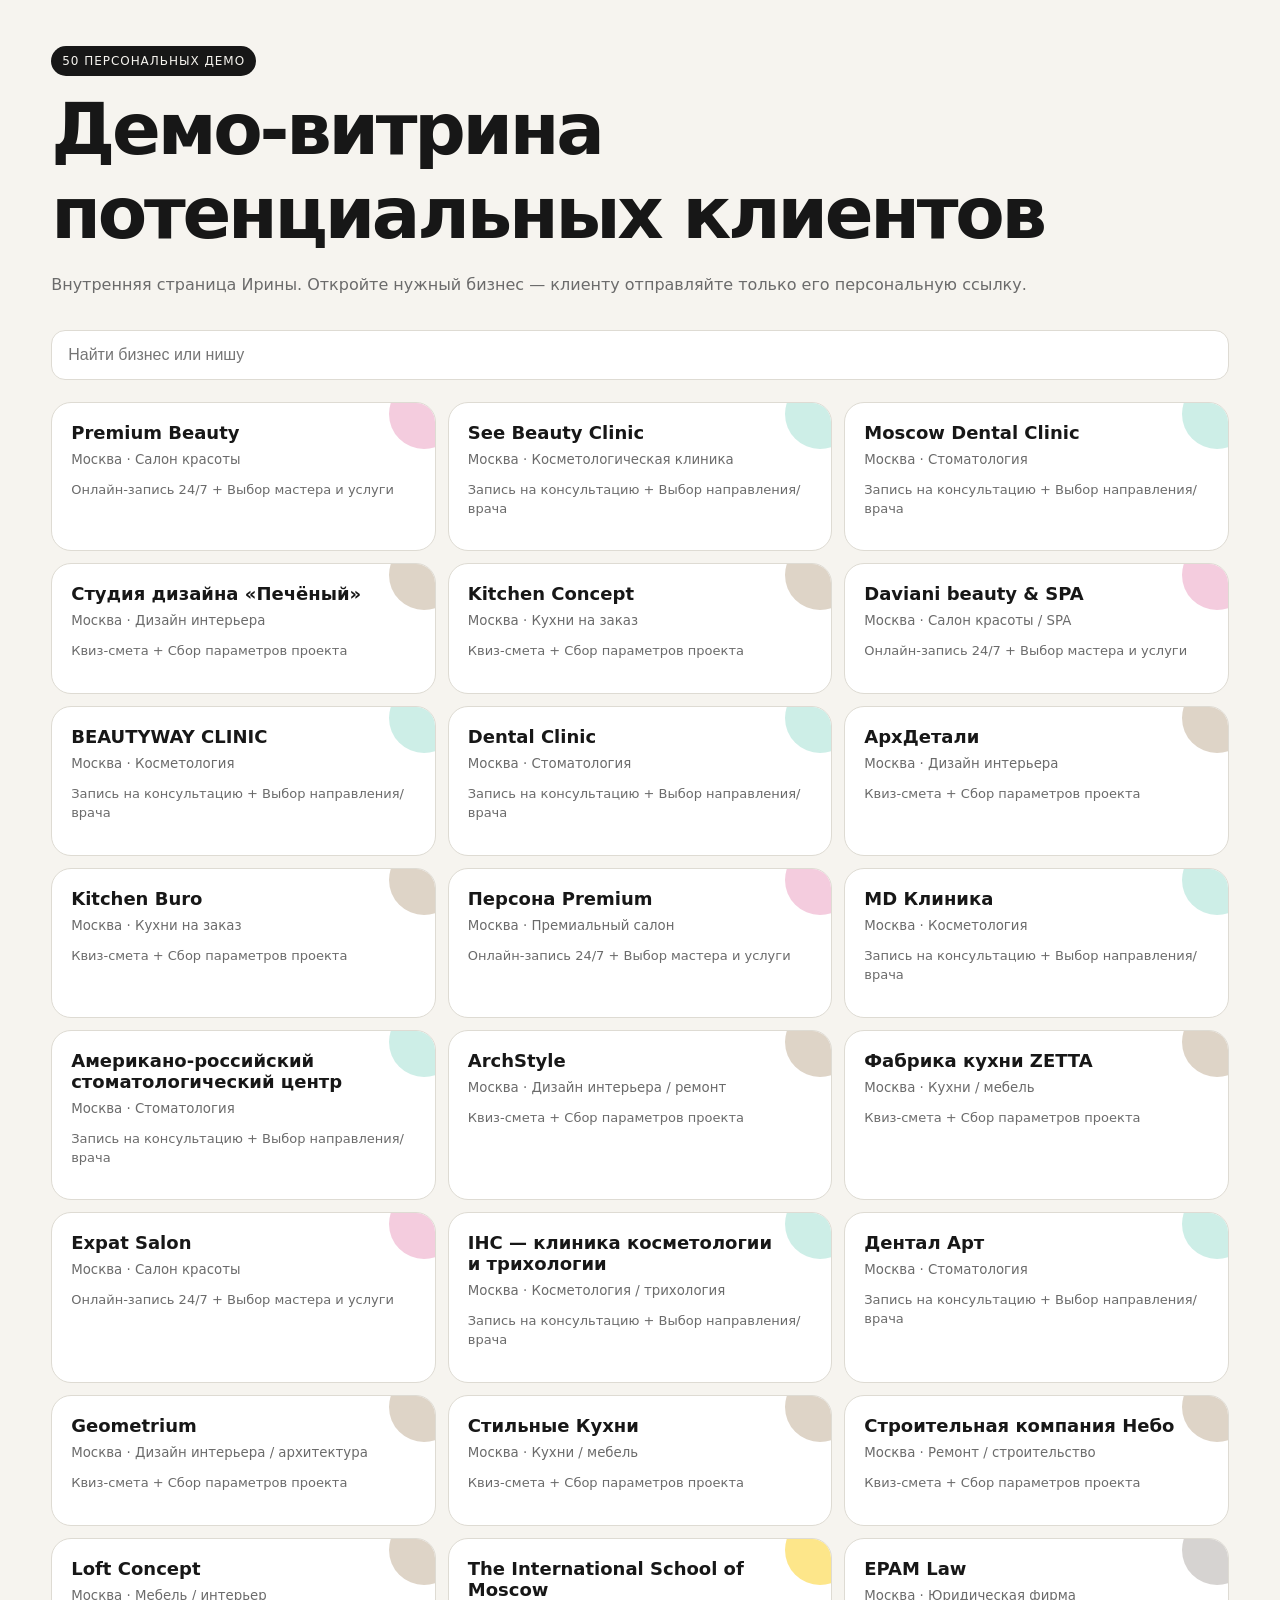
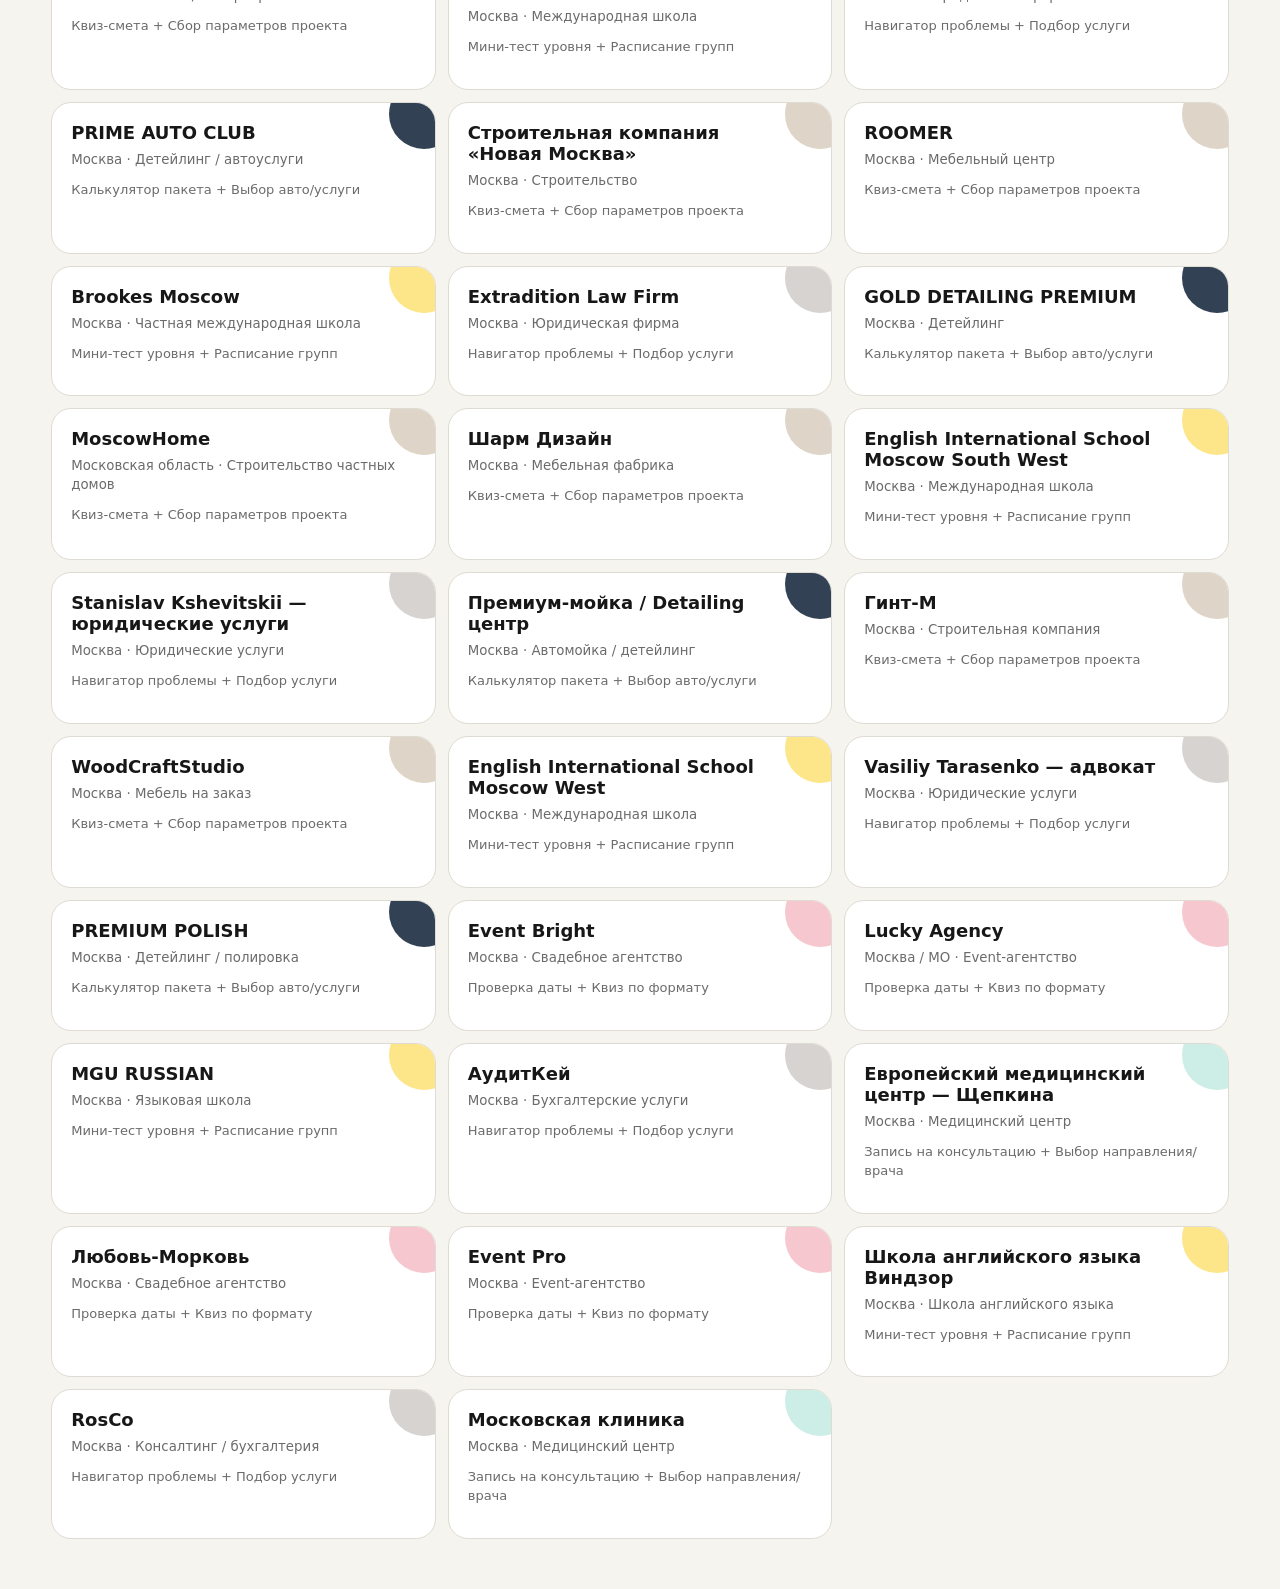
<file: demos/index.html>
<!doctype html><html lang="ru"><head><meta charset="utf-8"><meta name="viewport" content="width=device-width,initial-scale=1"><meta name="description" content="Персональные демонстрационные прототипы сайтов и цифровых систем для бизнеса"><title>Демо-витрина — Ирина Юсупова</title><link rel="stylesheet" href="styles.css"></head><body><noscript>Для интерактивного демо нужен JavaScript.</noscript><script src="clients.js"></script><script src="app.js"></script></body></html>
</file>
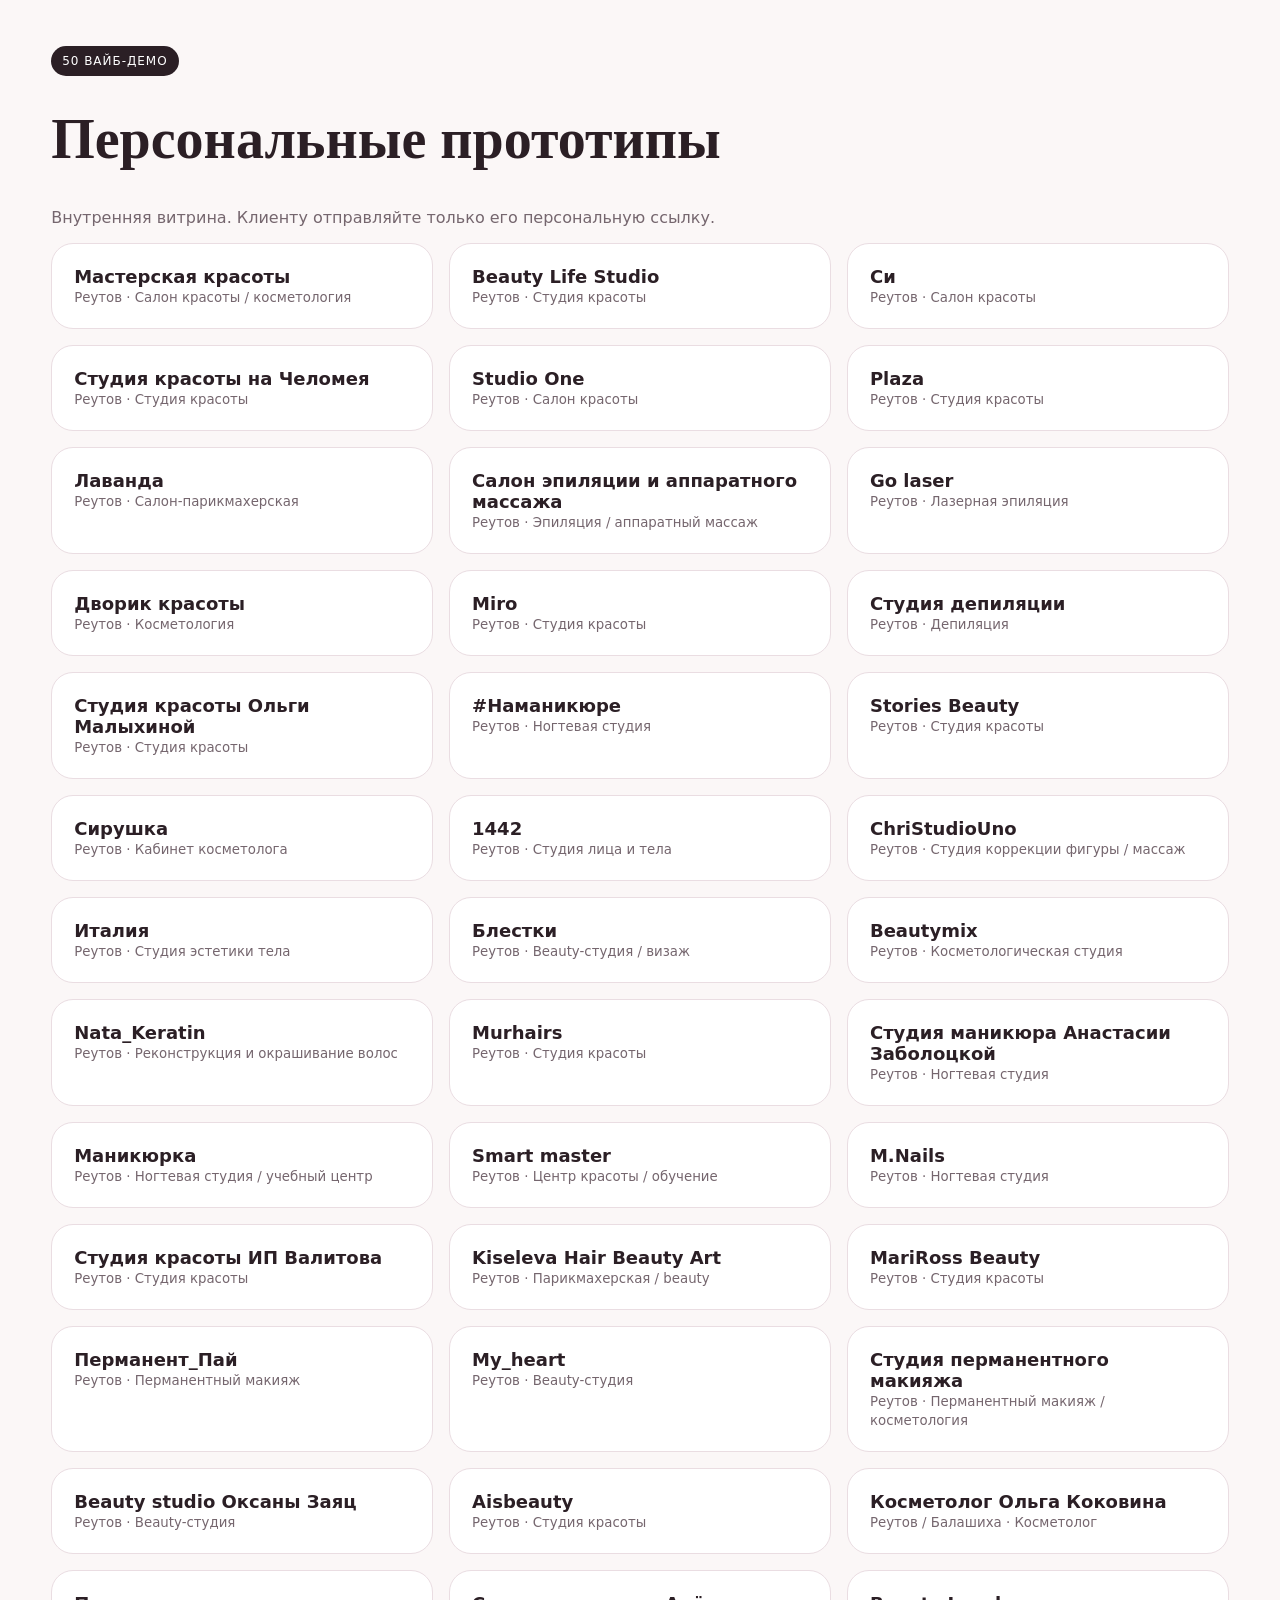
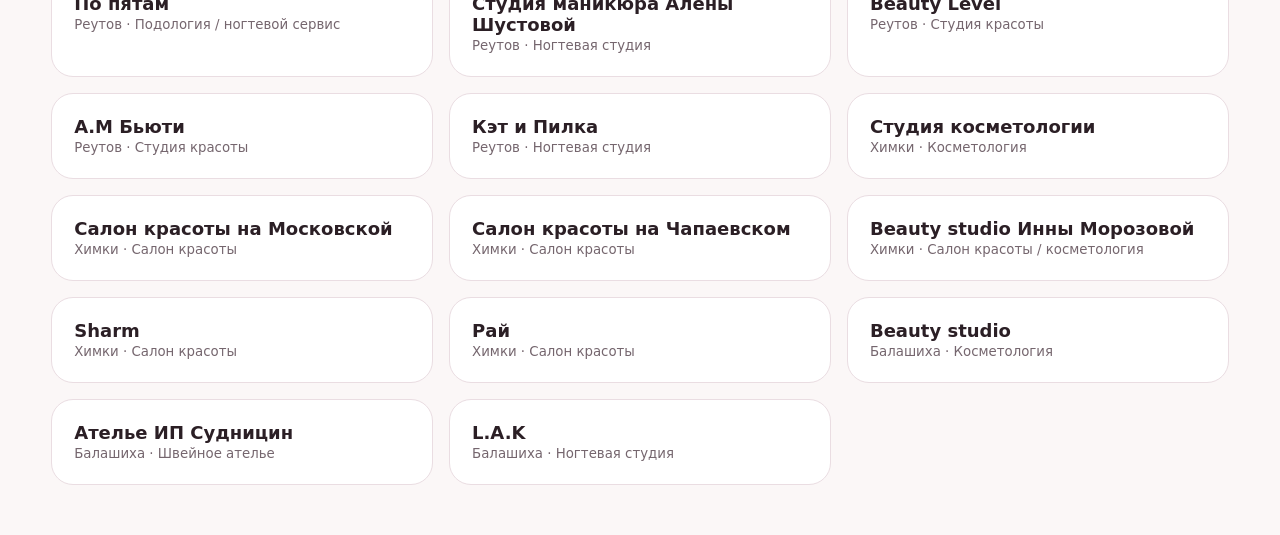
<file: vibe50/index.html>
<!doctype html><html lang="ru"><head><meta charset="utf-8"><meta name="viewport" content="width=device-width,initial-scale=1"><title>Персональный демо-сайт</title><link rel="stylesheet" href="styles.css"></head><body><script src="clients.js"></script><script src="app.js"></script></body></html>
</file>
<file: styles.css>
:root{--ink:#10241e;--ink2:#183129;--choc:#2a1d18;--paper:#f3efe7;--gold:#b79a62;--white:#f5f2ea;--text:#202522}*{box-sizing:border-box}html{scroll-behavior:smooth}body{margin:0;background:var(--paper);color:var(--text);font-family:Inter,Arial,sans-serif;font-size:16px;line-height:1.55}button,input,select,textarea{font:inherit}button,a{cursor:pointer}.header{height:76px;position:fixed;inset:0 0 auto;z-index:20;display:flex;align-items:center;padding:0 4vw;background:rgba(16,36,30,.94);backdrop-filter:blur(12px);border-bottom:1px solid #ffffff18;color:var(--white)}.brand{display:flex;align-items:center;gap:10px;color:inherit;text-decoration:none;font-size:.74rem;letter-spacing:.16em;font-weight:700;white-space:nowrap}.brand span{border:1px solid var(--gold);width:32px;height:32px;display:grid;place-items:center;font-family:Georgia,serif;font-size:1.1rem;color:var(--gold)}nav{display:flex;gap:1.65rem;margin:auto}nav a{color:#d8d9d3;text-decoration:none;font-size:.78rem}.menu{display:none;background:none;border:0;color:white;font-size:1.4rem}.btn{border:1px solid var(--gold);background:var(--gold);color:#10241e;padding:15px 22px;font-weight:750;letter-spacing:.02em;text-decoration:none;display:inline-flex;justify-content:center;align-items:center;transition:.25s}.btn:hover{background:#ccb17b;transform:translateY(-2px)}.btn.small{padding:10px 15px;font-size:.75rem}.btn.ghost{background:transparent;color:var(--white)}.btn.ghost:hover{background:#ffffff0d}.dark{background:var(--ink);color:var(--white)}section{padding:105px 7vw}.hero{min-height:760px;padding-top:160px;position:relative;overflow:hidden}.hero:before{content:"";position:absolute;width:520px;height:520px;border:1px solid #b79a6230;border-radius:50%;right:-130px;top:100px}.eyebrow,.section-head>span,.use-main>span,.auto>span,.extra-grid article>span,.packet>span{display:block;color:var(--gold);font-size:.73rem;letter-spacing:.19em;font-weight:800;margin-bottom:22px}.hero h1,h2{font-family:Georgia,'Times New Roman',serif;font-weight:400;line-height:1.05;letter-spacing:-.025em}.hero h1{font-size:clamp(3.2rem,6.5vw,7rem);max-width:1020px;margin:0}.hero h1 em{color:var(--gold);font-weight:400}.lead{font-size:1.25rem;max-width:700px;color:#dfe3df}.subline{font-size:.86rem;letter-spacing:.06em;color:#b9c1bd}.subline i{color:var(--gold);padding:0 10px}.actions{display:flex;gap:12px;margin-top:32px;flex-wrap:wrap}.hero-grid{display:grid;grid-template-columns:repeat(3,1fr);max-width:760px;margin-top:70px;border-top:1px solid #ffffff22}.hero-grid div{padding:24px 20px 0 0}.hero-grid b{display:block;font-family:Georgia,serif;font-size:1.7rem;color:var(--gold)}.hero-grid span{font-size:.75rem;color:#adb8b3}.photo-slot{min-height:230px;border:1px solid #b79a6240;background:linear-gradient(145deg,#ffffff05,#b79a620e);display:flex;flex-direction:column;align-items:center;justify-content:center;text-align:center;color:#b8bcb8}.photo-slot span{font-family:Georgia,serif;font-size:1.15rem}.photo-slot small{max-width:330px;margin-top:8px;font-size:.7rem}.hero-photo{position:absolute;right:7vw;bottom:45px;width:28vw;height:190px;min-height:0;background:#ffffff05}.light{background:var(--paper)}.section-head{max-width:900px;margin-bottom:55px}.section-head h2,.sale h2,.networks h2,.contact h2{font-size:clamp(2.35rem,4.5vw,4.7rem);margin:0 0 20px}.section-head p{max-width:700px;font-size:1.08rem;color:#5a625e}.dark .section-head p{color:#bbc3bf}.object-grid{display:grid;grid-template-columns:repeat(3,1fr);gap:14px}.object-card{border:1px solid #cfc8bb;padding:34px;min-height:430px;display:flex;flex-direction:column;position:relative}.object-card.feature{background:var(--ink);color:var(--white)}.object-card .num{position:absolute;right:24px;top:18px;font-family:Georgia,serif;color:var(--gold);font-size:2rem}.object-card>p{font-size:.72rem;letter-spacing:.14em;color:#716b61}.object-card.feature>p{color:#aab5b0}.object-card h3{font-family:Georgia,serif;font-size:1.6rem;font-weight:400}.metric{font-family:Georgia,serif;font-size:2.8rem;margin:15px 0}.object-card strong{font-size:1.15rem;color:#866d40}.object-card.feature strong{color:var(--gold)}.object-card strong small{font-weight:400}.object-card>span{font-size:.84rem;margin:12px 0 35px;color:#6b6f6c}.object-card.feature>span{color:#adb8b3}.object-card>a{margin-top:auto;color:inherit;text-decoration:none;border-top:1px solid #b79a6244;padding-top:18px;font-weight:700}.facts{display:grid;grid-template-columns:repeat(4,1fr);border-block:1px solid #ffffff20;margin:10px 0 70px}.facts div{padding:30px;border-right:1px solid #ffffff20}.facts b{display:block;font-family:Georgia,serif;font-size:2.1rem;color:var(--gold)}.facts span{font-size:.76rem;color:#aeb8b3}.split,.use-grid{display:grid;grid-template-columns:1.7fr 1fr;gap:30px;align-items:stretch}.split h3,.use-main h3,.auto h3{font-family:Georgia,serif;font-size:2.2rem;font-weight:400;line-height:1.15}.chips{display:flex;flex-wrap:wrap;gap:8px;margin:25px 0}.chips span{padding:8px 12px;border:1px solid #b79a6255;font-size:.78rem}.price-panel{background:var(--choc);padding:40px;display:flex;flex-direction:column;justify-content:center}.price-panel small{color:#b8a991;letter-spacing:.15em}.price-panel b{font-family:Georgia,serif;color:var(--gold);font-size:clamp(2.2rem,4vw,4rem);line-height:1;margin:18px 0 8px}.price-panel hr{border:0;border-top:1px solid #ffffff20;width:100%;margin:25px 0}.legal-note{font-size:.73rem;color:#89958f;margin-top:35px}.gallery{display:grid;grid-template-columns:2fr 1fr 1fr;gap:10px;margin-top:55px}.sale{background:var(--choc);color:var(--white);display:grid;grid-template-columns:1.4fr 1fr;gap:8vw;align-items:center}.sale p{color:#cbc3bb;max-width:650px}.sale-price{border-left:1px solid #b79a6255;padding-left:45px}.sale-price small{letter-spacing:.15em;color:#c1b39a}.sale-price>b{display:block;font-family:Georgia,serif;color:var(--gold);font-size:clamp(2.8rem,5vw,5rem);line-height:1;margin:24px 0}.sale-price div{display:flex;gap:24px}.text-btn,.linklike{background:none;border:0;color:inherit;padding:14px 0;font-weight:700;text-decoration:underline;text-decoration-color:#b79a6288;text-underline-offset:5px}.darkfacts{background:var(--ink);color:var(--white);border:0}.darkfacts div{border-color:#ffffff18}.use-main{padding:35px 0}.dark-card{color:var(--white)}.subheading{font-family:Georgia,serif;font-size:2rem;font-weight:400;margin-top:70px;max-width:800px}.chips.large span{background:white;border-color:#ddd3c3}.auto{margin-top:60px;background:var(--ink2);color:var(--white);padding:55px;display:grid;grid-template-columns:1fr auto;gap:18px 50px}.auto h3,.auto p{grid-column:1}.auto .btn{grid-column:2;grid-row:2;align-self:end}.auto small{grid-column:1/-1;color:#a9b4af;border-top:1px solid #ffffff1a;padding-top:20px}.territory-box{display:grid;grid-template-columns:1.5fr 1fr;border:1px solid #ffffff1d}.territory-box>div{padding:45px}.territory-box>div+div{background:#ffffff08}.territory-box h3{font-family:Georgia,serif;font-size:2.2rem;font-weight:400}.territory-box strong{color:var(--gold);text-transform:uppercase;letter-spacing:.12em}.territory-box b{display:block;font-family:Georgia,serif;color:var(--gold);font-size:2rem;margin:25px 0}.extra-grid{display:grid;grid-template-columns:repeat(3,1fr);gap:12px}.extra-grid article{border-top:2px solid var(--ink);padding:30px 12px}.extra-grid h3{font-family:Georgia,serif;font-weight:400;font-size:1.8rem;line-height:1.2}.networks{background:#dad1c2;display:grid;grid-template-columns:1.5fr 1fr;gap:8vw}.networks p{max-width:700px}.packet{background:var(--ink);color:var(--white);padding:40px}.packet li{margin:13px 0;color:#c9d0cc}.map{min-height:310px;background:var(--choc);color:var(--white);padding:50px;display:flex;align-items:end;justify-content:space-between;position:relative;overflow:hidden}.map:after{content:"НЕФТЕКУМСК";position:absolute;right:-10px;top:10px;font:5.8rem Georgia;color:#ffffff07}.map b,.map span{display:block;margin-top:10px}.map span{color:#c8c0b5}.ghost-dark{background:transparent;color:var(--white)}.trust-grid{display:grid;grid-template-columns:repeat(4,1fr);gap:1px;background:#ffffff16}.trust-grid>div{background:var(--ink);padding:30px}.trust-grid b{color:var(--gold);font-family:Georgia,serif;font-size:1.5rem}.trust-grid h3{font-family:Georgia,serif;font-weight:400;font-size:1.4rem}.trust-grid p{font-size:.82rem;color:#aeb8b3}.accordions{max-width:900px}.accordions details{border-top:1px solid #c9c1b4;padding:21px 0}.accordions summary{font-family:Georgia,serif;font-size:1.35rem;cursor:pointer}.contact{background:var(--choc);color:var(--white);display:grid;grid-template-columns:1fr 1.35fr;gap:8vw}.contact p{color:#c8c0b7}.contact form{display:grid;grid-template-columns:1fr 1fr;gap:18px}label{font-size:.75rem;color:#beb8ae}input,select,textarea{width:100%;margin-top:7px;padding:14px;border:1px solid #ffffff24;background:#ffffff08;color:var(--white);border-radius:0;outline:none}select option{color:#111}textarea{height:96px;resize:vertical}.full{grid-column:1/-1}.consent{display:flex;align-items:flex-start;gap:8px}.consent input{width:auto;margin-top:3px}.status{font-size:.82rem;color:var(--gold)!important;margin:0}footer{padding:45px 7vw;background:#0b1915;color:#9ba7a1;display:grid;grid-template-columns:1fr auto;gap:18px;align-items:center}footer .brand{color:var(--white)}footer div{display:flex;gap:18px}footer small{grid-column:1/-1;border-top:1px solid #ffffff12;padding-top:18px}.floating{position:fixed;right:22px;bottom:22px;z-index:15;border:1px solid var(--gold);background:var(--ink);color:var(--white);padding:13px 18px;font-weight:700}.mobile-bar{display:none}dialog{max-width:560px;width:calc(100% - 30px);border:1px solid #b79a6255;background:var(--ink);color:var(--white);padding:42px}dialog::backdrop{background:#07100dcc;backdrop-filter:blur(5px)}dialog .close{position:absolute;right:14px;top:10px;border:0;background:none;color:white;font-size:2rem}dialog h2{font-size:2.4rem;margin:0 0 15px}dialog form{display:grid;gap:12px}dialog input{display:block}.fade{opacity:0;transform:translateY(25px);transition:.7s}.fade.visible{opacity:1;transform:none}
@media(max-width:900px){.header{height:64px}.header nav,.header>.btn{display:none}.menu{display:block;margin-left:auto}.hero{padding-top:120px;min-height:auto}.hero-photo{position:relative;right:auto;bottom:auto;width:100%;height:180px;margin-top:35px}.object-grid,.extra-grid,.trust-grid{grid-template-columns:1fr 1fr}.object-card:last-child{grid-column:1/-1}.facts{grid-template-columns:1fr 1fr}.split,.use-grid,.sale,.networks,.contact{grid-template-columns:1fr}.auto{grid-template-columns:1fr}.auto .btn{grid-column:1;grid-row:auto}.gallery{grid-template-columns:1fr 1fr}.gallery .wide{grid-column:1/-1}.territory-box{grid-template-columns:1fr}.floating{display:none}.mobile-bar{display:grid;grid-template-columns:1fr 1fr 1fr;position:fixed;z-index:19;bottom:0;inset-inline:0;background:var(--ink);padding:7px}.mobile-bar button{border:0;border-right:1px solid #ffffff20;background:transparent;color:white;padding:10px 4px;font-size:.72rem}body{padding-bottom:55px}}
@media(max-width:580px){section{padding:75px 20px}.hero h1{font-size:3.05rem}.lead{font-size:1.05rem}.subline{line-height:2}.hero-grid{grid-template-columns:1fr}.hero-grid div{border-bottom:1px solid #ffffff16;padding-bottom:15px}.object-grid,.extra-grid,.trust-grid{grid-template-columns:1fr}.object-card:last-child{grid-column:auto}.facts{grid-template-columns:1fr 1fr}.facts div{padding:19px 12px}.facts b{font-size:1.55rem}.split h3,.use-main h3,.auto h3{font-size:1.8rem}.sale-price{border-left:0;border-top:1px solid #b79a6255;padding:35px 0 0}.territory-box>div,.auto,.map{padding:30px 22px}.map{align-items:flex-start;flex-direction:column;gap:30px}.contact form{grid-template-columns:1fr}.contact form>*{grid-column:1}.gallery{grid-template-columns:1fr}.gallery .wide{grid-column:auto}.networks{padding-inline:20px}.header{padding-inline:18px}.header .brand{font-size:.63rem}footer{grid-template-columns:1fr;padding:35px 20px}footer div{flex-direction:column;gap:3px}dialog{padding:35px 22px}}
</file>
<file: visual.css>
/* Photo-led layer on the existing NEFKOM theme. */
html{scroll-padding-top:90px}body{padding-bottom:0}img{display:block;max-width:100%}button,a,input,select,textarea,summary{-webkit-tap-highlight-color:transparent}button:focus-visible,a:focus-visible,summary:focus-visible,input:focus-visible,select:focus-visible,textarea:focus-visible{outline:3px solid #b79a62;outline-offset:5px}section{padding:64px 6vw}.header{position:sticky;top:0}.header nav a,.btn.small,.brand{font-size:.875rem}.header nav{gap:1rem}.brand{letter-spacing:.07em}.header>.btn{max-width:220px}.eyebrow,.section-head>span{font-size:.875rem;letter-spacing:.1em;margin-bottom:18px}.hero{min-height:0;padding-top:54px;padding-bottom:54px;display:grid;grid-template-columns:1fr 1fr;gap:4vw;align-items:center}.hero:before{display:none}.hero h1{font-size:clamp(2rem,3.5vw,3.6rem);line-height:1.12;max-width:680px}.hero h1 em{font-style:normal}.hero .lead{font-size:1rem;line-height:1.6;margin-block:24px 14px}.hero .subline{font-size:.875rem;line-height:1.65;letter-spacing:0;margin-bottom:24px}.hero .actions{margin-top:22px}.hero-photos{display:grid;grid-template-columns:1fr 1fr;gap:10px}.hero-photos a{position:relative;overflow:hidden;display:block}.hero-photos img{width:100%;aspect-ratio:4/3;object-fit:cover;transition:transform .35s}.hero-photos a:hover img{transform:scale(1.025)}.hero-photos .hero-main{grid-column:1/-1}.hero-main img{aspect-ratio:16/10}.hero-photos a>span{position:absolute;bottom:10px;left:10px;background:#10241eee;color:var(--white);padding:5px 10px;font-size:.875rem}.objects-anchor{display:flex;align-items:center;gap:25px;padding:18px 6vw;border-bottom:1px solid #b79a6255;background:var(--paper)}.objects-anchor>span{font-size:.875rem;letter-spacing:.15em;color:#655537}.objects-anchor nav{margin:0;gap:12px 28px;flex-wrap:wrap}.objects-anchor a{color:var(--ink);font-size:.875rem;text-underline-offset:5px}.property-overview{display:grid;grid-template-columns:1.12fr 1fr;gap:4vw;align-items:start}.property-photo{display:block;position:relative;overflow:hidden;align-self:start;background:#183129}.property-photo img{width:100%;height:auto;aspect-ratio:4/3;object-fit:contain;transition:transform .35s}.property-photo:hover img{transform:scale(1.015)}.photo-label{position:absolute;left:16px;bottom:16px;padding:8px 12px;background:#10241eee;color:var(--white);font-size:.875rem;letter-spacing:.08em}.property-copy h2{font-size:clamp(1.8rem,2.7vw,2.75rem);line-height:1.14;margin:0 0 16px}.property-accent{font-size:1rem;color:#bcc8c1;margin:0 0 20px}.light .property-accent{color:#555e58}.key-facts{display:grid;grid-template-columns:1fr 1fr;gap:16px 18px;margin:24px 0;border-block:1px solid #b79a6240;padding:18px 0}.key-facts b{display:block;font-family:Georgia,serif;font-size:clamp(1.3rem,2vw,1.85rem);font-weight:400;line-height:1.2;color:#c5ae85}.light .key-facts b{color:#765e33}.key-facts span{display:block;font-size:.875rem;margin-top:4px;color:#c0cac4}.light .key-facts span{color:#525d56}.offer-price{font-family:Georgia,serif;font-size:clamp(1.55rem,2.4vw,2.4rem);line-height:1.3;margin:22px 0 18px}.offer-price small{font-family:Arial,sans-serif;font-size:.875rem;padding-inline:4px}.sale-compact{padding:20px 0 0;margin-top:25px;border-top:1px solid #b79a6240;scroll-margin-top:95px}.sale-compact>span{font-size:.875rem;color:#c5ae85;letter-spacing:.07em}.sale-compact p{display:flex;align-items:baseline;flex-wrap:wrap;gap:8px 18px;margin:12px 0 0}.sale-compact b{font-family:Georgia,serif;font-size:1.65rem;font-weight:400}.sale-compact p span{font-size:1rem}.sale-compact button{font-size:.875rem;text-align:left}.exclusion-note{border-left:2px solid var(--gold);padding-left:14px;font-size:.875rem;line-height:1.6;color:#e0d9c9}.object-details{margin-top:30px;border-block:1px solid #b79a6266}.object-details>summary{list-style:none;display:flex;justify-content:space-between;align-items:center;gap:20px;padding:20px 0;cursor:pointer;font-size:1rem;font-weight:700}.object-details>summary::-webkit-details-marker{display:none}.object-details>summary>span{font-size:1.5rem;transition:transform .25s}.object-details[open]>summary>span{transform:rotate(180deg)}.details-body{padding:0 0 22px}.object-details[open]>.details-body{animation:reveal .3s ease-out}.gallery-heading{display:flex;justify-content:space-between;align-items:baseline;gap:12px;flex-wrap:wrap;margin:16px 0}.gallery-heading h3{font-family:Georgia,serif;font-size:1.5rem;font-weight:400;margin:0}.gallery-heading span{font-size:.875rem;color:#b8c4bd}.light .gallery-heading span{color:#555e58}.photo-gallery{display:grid;grid-auto-flow:column;grid-auto-columns:calc((100% - 24px)/3);gap:12px;overflow-x:auto;scroll-snap-type:x mandatory;overscroll-behavior-x:contain;scrollbar-width:thin;scrollbar-color:var(--gold) transparent;padding-bottom:14px}.gallery-item{scroll-snap-align:start;position:relative;background:var(--ink2)}.gallery-item img{width:100%;aspect-ratio:4/3;object-fit:contain}.gallery-item>span{position:absolute;right:8px;bottom:8px;font-size:.875rem;background:#10241eee;color:var(--white);padding:3px 8px}.accordions{max-width:none;margin-top:18px}.accordions details{border-color:#b79a6255;padding:0}.accordions summary{font-family:Arial,sans-serif;font-size:1rem;line-height:1.5;padding:18px 0;min-height:56px}.accordion-body{max-width:850px;padding:0 0 16px}.accordion-body p{font-size:1rem;margin:8px 0 14px}.accordion-body .legal-note{font-size:.875rem;color:#b8c4bd;margin:12px 0}.light .accordion-body .legal-note{color:#555e58}.accordions details[open]>.accordion-body{animation:reveal .25s ease-out}.text-btn{text-align:left;min-height:44px}.section-head{margin-bottom:25px;max-width:none}.section-head h2,.contact h2{font-size:clamp(1.8rem,3vw,2.7rem);line-height:1.15;margin-bottom:16px}.extra-grid article{border:1px solid #cfc8bb;padding:22px}.extra-grid article>span{font-size:.875rem;letter-spacing:.1em;color:#765e33}.extra-grid h3{font-size:1.5rem;margin-top:12px}.extra-grid p{font-size:.875rem}.extra-grid .text-btn{font-size:.875rem}.extras{padding-bottom:30px}.location{padding-top:30px}.map-layout{display:grid;grid-template-columns:1.7fr 1fr;border:1px solid #cfc8bb}.map-layout iframe{width:100%;height:330px;border:0}.map-addresses{padding:20px 26px;min-width:0}.map-addresses>p{font-size:.875rem}.map-address{display:flex;align-items:center;gap:16px;width:100%;border:0;border-bottom:1px solid #cfc8bb;background:transparent;color:var(--ink);padding:16px 8px;text-align:left}.map-address span{color:#765e33;font-size:.875rem}.map-address.selected{background:#10241e;color:var(--white)}.map-address.selected span{color:#c5ae85}.map-addresses>a{display:inline-block;margin-top:22px;color:var(--ink);font-size:.875rem;text-underline-offset:5px}.compact-trust{display:grid;grid-template-columns:1fr 1.2fr;gap:5vw;align-items:center;padding-block:40px}.compact-trust h2{font-size:clamp(1.5rem,2.2vw,2.1rem);line-height:1.2;margin:0}.compact-trust p{font-size:1rem;color:#c5cec8;margin:0}.faq{padding-block:40px}.faq .section-head h2{font-size:2rem}.contact{gap:5vw}.contact p{font-size:1rem}.contact label,dialog label{font-size:.875rem}.contact .remote-note{font-size:.875rem;border-top:1px solid #b79a6266;padding-top:18px;margin-top:24px}.network-details{font-size:.875rem;margin-top:20px}.network-details summary{cursor:pointer;padding:12px 0}.network-details p{font-size:.875rem}.form-unavailable{font-size:.875rem!important;color:#dcc498!important}.contact form{align-content:start}.consent input{min-width:18px;min-height:18px}input,select,textarea{min-width:0}input:focus,select:focus,textarea:focus{border-color:var(--gold)}dialog{max-height:90dvh;overflow-y:auto}dialog h2{font-size:1.8rem;line-height:1.2}dialog .close{min-width:44px;min-height:44px}.status{font-size:.875rem}footer .brand{white-space:normal}footer .linklike,footer small{font-size:.875rem}#lightbox{max-width:1300px;width:96vw;padding:14px 20px;overflow:hidden;background:#08110f;border:1px solid #b79a6266}#lightbox::backdrop{background:#020706f5}.lightbox-toolbar{display:flex;align-items:center;justify-content:space-between;gap:12px;padding-right:50px;min-height:48px}.lightbox-toolbar p{font-size:.875rem;margin:0;color:var(--white)}.lightbox-stage{display:grid;grid-template-columns:48px minmax(0,1fr) 48px;gap:8px;align-items:center}.lightbox-stage img{width:100%;height:70dvh;object-fit:contain;touch-action:pan-y pinch-zoom}.lightbox-stage button{border:1px solid #b79a6277;background:transparent;color:var(--white);font-size:2rem;height:52px}.lightbox-hint{text-align:center;font-size:.875rem;color:#c0cac4;margin:12px 0 0}body:has(dialog[open]){overflow:hidden}.fade{opacity:1;transform:none}@keyframes reveal{from{opacity:0;transform:translateY(-6px)}to{opacity:1;transform:none}}
@media(min-width:1400px){section{padding-inline:max(6vw,calc((100vw - 1380px)/2))}.hero{gap:60px}}
@media(max-width:1100px){.header nav{display:none}.header>.btn{margin-left:auto}.hero{gap:25px}.property-overview{gap:28px}.property-copy h2{font-size:2rem}.header .brand{font-size:.8rem}}
@media(max-width:760px){section{padding:40px 20px}.header{height:64px;padding-inline:20px}.header>.btn{display:none}.header .brand{font-size:.72rem;white-space:normal}.hero{grid-template-columns:1fr;padding-top:32px;gap:26px}.hero h1{font-size:clamp(2rem,7vw,2.8rem)}.hero .lead{margin-top:18px}.hero-photos{gap:8px}.hero-main img{aspect-ratio:16/9}.hero-photos a:not(.hero-main) img{aspect-ratio:2/1}.objects-anchor{padding:15px 20px;align-items:flex-start;flex-direction:column;gap:10px}.objects-anchor nav{display:flex;margin:0;gap:10px 18px}.property-overview{grid-template-columns:1fr;gap:25px}.property-copy h2{font-size:1.85rem}.property-photo img{aspect-ratio:4/3}.key-facts{gap:16px;margin:18px 0}.key-facts b{font-size:1.55rem}.offer-price{font-size:1.8rem}.property-copy>.btn{width:100%}.sale-compact{margin-top:22px}.object-details{margin-top:25px}.photo-gallery{grid-auto-columns:82%}.compact-trust,.map-layout,.contact{grid-template-columns:1fr}.compact-trust{gap:18px}.map-layout iframe{height:290px}.extra-grid{grid-template-columns:1fr}.extra-grid article{padding:20px}.extras{padding-bottom:20px}.location{padding-top:20px}.contact form{grid-template-columns:1fr}.contact form>*{grid-column:1}.contact{gap:25px}.lightbox-stage{grid-template-columns:38px minmax(0,1fr) 38px;gap:3px}.lightbox-stage img{height:65dvh}.lightbox-stage button{font-size:1.5rem}.lightbox-hint{font-size:.875rem}#lightbox{padding:10px 8px;width:calc(100% - 12px)}.lightbox-toolbar{padding-left:8px}.lightbox-toolbar p{max-width:80%}.btn{font-size:.9375rem;padding:14px 18px;min-height:48px}.hero .actions .btn{flex:1 1 200px}footer{grid-template-columns:1fr;padding:30px 20px}.mobile-bar,.floating{display:none}}
@media(prefers-reduced-motion:reduce){html{scroll-behavior:auto}*,*:before,*:after{animation:none!important;transition:none!important}}
</file>
<file: contact.css>
.brand-icon{flex:0 0 32px;border-radius:7px}.direct-contacts{display:flex;flex-direction:column;gap:10px;margin-top:26px}.direct-contacts a,.form-email{color:#dcc498;overflow-wrap:anywhere;text-underline-offset:4px}.direct-contacts span{font-size:.9375rem;color:#ddd6c9}.optional{font-size:.875rem;color:#c3c9c1}.modal-object{border-left:2px solid #b79a62;padding-left:12px;color:#d5bd91;font-size:.875rem}.delivery-note{font-size:.875rem!important;color:#c0c9c3!important;margin:4px 0;line-height:1.6}.inline-policy{padding:0;border:0;background:none;color:#d5bd91;font-size:inherit;text-decoration:underline;text-underline-offset:3px}.form-trap{position:absolute;left:-10000px;width:1px;height:1px;opacity:0;pointer-events:none}.form-email{font-size:.875rem;text-align:center;padding:8px 0}#modalDescription{color:#cbd2cc;font-size:1rem}#modal .eyebrow{padding-right:32px}#modalSubmit{white-space:normal}#policy a{color:#d5bd91}#policy p{font-size:1rem}#modalMessageLabel textarea{height:72px}#modal{max-width:580px}
</file>
<file: demos/styles.css>
:root{--bg:#f6f4ef;--ink:#171717;--muted:#6b6b6b;--card:#ffffff;--line:#dedbd3;--accent:#6957d8;--accent2:#0f766e;--hero:#ece8ff;--soft:#f7f4ff;--glow:rgba(105,87,216,.18)}
*{box-sizing:border-box}html{scroll-behavior:smooth}body{margin:0;font-family:Inter,ui-sans-serif,system-ui,-apple-system,Segoe UI,Roboto,sans-serif;background:var(--bg);color:var(--ink);transition:background .25s ease,color .25s ease}
body[data-theme="beauty"]{--bg:#fff8fb;--ink:#3b2335;--muted:#7f6675;--card:#fffdfd;--line:#ead9e3;--accent:#b65f8b;--accent2:#8d466d;--hero:#f7dce8;--soft:#fceff5;--glow:rgba(182,95,139,.22)}
body[data-theme="medical"]{--bg:#f6fbfb;--ink:#17393d;--muted:#637b7d;--card:#ffffff;--line:#d8e8e8;--accent:#0f766e;--accent2:#2563a8;--hero:#d9f7f0;--soft:#edf9f7;--glow:rgba(15,118,110,.18)}
body[data-theme="build"]{--bg:#f7f4ee;--ink:#2c332c;--muted:#6d7269;--card:#fffdf8;--line:#ddd6ca;--accent:#687561;--accent2:#8b6d52;--hero:#e7ded1;--soft:#f1ece3;--glow:rgba(104,117,97,.18)}
body[data-theme="auto"]{--bg:#0d1117;--ink:#f8fafc;--muted:#a8b3c1;--card:#151b23;--line:#2b3542;--accent:#38bdf8;--accent2:#60a5fa;--hero:#111827;--soft:#111923;--glow:rgba(56,189,248,.18)}
body[data-theme="school"]{--bg:#fffdf4;--ink:#2e3475;--muted:#6e7191;--card:#ffffff;--line:#e6e0bf;--accent:#4f46e5;--accent2:#d97706;--hero:#fff0b6;--soft:#fff8d8;--glow:rgba(79,70,229,.17)}
body[data-theme="legal"]{--bg:#f5f3f0;--ink:#292524;--muted:#6f6863;--card:#fffdfb;--line:#d8d2cd;--accent:#7c2d12;--accent2:#57534e;--hero:#e7e5e4;--soft:#f1efed;--glow:rgba(124,45,18,.14)}
body[data-theme="event"]{--bg:#fff8f6;--ink:#552d39;--muted:#8a6973;--card:#fffdfc;--line:#ecd9d6;--accent:#b4536c;--accent2:#c2785d;--hero:#fde2d4;--soft:#fdf0ea;--glow:rgba(180,83,108,.18)}
a{color:inherit}.wrap{width:min(1180px,92vw);margin:auto}.top{display:flex;justify-content:space-between;align-items:center;padding:22px 0;position:relative;z-index:3}.badge{font-size:12px;letter-spacing:.08em;text-transform:uppercase;background:var(--ink);color:var(--bg);padding:8px 11px;border-radius:999px}.demo-note{font-size:12px;color:var(--muted);max-width:580px;text-align:right;line-height:1.5}
.hero-shell{position:relative;overflow:hidden;border:1px solid var(--line);border-radius:34px;background:linear-gradient(135deg,var(--hero),var(--card));box-shadow:0 26px 70px var(--glow);margin:8px 0 26px}.hero-shell:before{content:"";position:absolute;width:360px;height:360px;border-radius:50%;right:-120px;top:-130px;background:radial-gradient(circle,var(--glow),transparent 70%)}.hero{padding:58px;display:grid;grid-template-columns:1.08fr .92fr;gap:34px;align-items:center;position:relative;z-index:2}.hero-copy{min-width:0}.hero-art{display:flex;align-items:center;justify-content:center}.hero-art img{width:100%;max-width:520px;display:block;border-radius:28px;box-shadow:0 24px 50px rgba(0,0,0,.12)}.eyebrow{font-size:13px;letter-spacing:.1em;text-transform:uppercase;color:var(--accent2);font-weight:800}.hero h1{font-size:clamp(44px,6vw,78px);line-height:.96;margin:16px 0 22px;max-width:760px;letter-spacing:-.04em}.hero p{font-size:20px;color:var(--muted);max-width:690px;line-height:1.55}.actions{display:flex;gap:12px;flex-wrap:wrap;margin-top:28px}.btn{border:0;border-radius:14px;background:var(--ink);color:var(--bg);padding:15px 22px;font-size:16px;font-weight:700;cursor:pointer;text-decoration:none;box-shadow:0 8px 24px rgba(0,0,0,.08);transition:.2s ease}.btn:hover{transform:translateY(-2px)}.btn.alt{background:var(--card);color:var(--ink);border:1px solid var(--line);box-shadow:none}
.stats{display:grid;grid-template-columns:repeat(4,1fr);gap:12px;margin:18px 0 50px}.stat{background:var(--card);border:1px solid var(--line);border-radius:20px;padding:22px;position:relative;overflow:hidden}.stat:after{content:"";position:absolute;width:74px;height:74px;border-radius:50%;right:-24px;bottom:-24px;background:var(--soft)}.stat b{font-size:27px;display:block;position:relative;z-index:1}.stat span{font-size:13px;color:var(--muted);position:relative;z-index:1}
.grid{display:grid;grid-template-columns:1.05fr .95fr;gap:20px}.panel{background:var(--card);border:1px solid var(--line);border-radius:28px;padding:30px;box-shadow:0 18px 42px rgba(0,0,0,.045)}h2{font-size:34px;line-height:1.06;margin:0 0 10px;letter-spacing:-.025em}h3{margin:0 0 8px}.muted{color:var(--muted);line-height:1.55}.features{display:grid;grid-template-columns:repeat(2,1fr);gap:12px;margin-top:20px}.feature{border:1px solid var(--line);padding:17px;border-radius:18px;background:linear-gradient(145deg,var(--soft),var(--card));min-height:105px}.feature b{display:block;margin-bottom:7px;font-size:15px}
.tool{margin-top:18px}.field{display:grid;gap:7px;margin:12px 0}.field label{font-size:13px;color:var(--muted);font-weight:800}.field input,.field select,.field textarea{width:100%;border:1px solid var(--line);background:var(--card);color:var(--ink);border-radius:13px;padding:13px 14px;font:inherit}.field textarea{min-height:90px}.slots{display:flex;flex-wrap:wrap;gap:8px}.slot{border:1px solid var(--line);background:var(--card);color:var(--ink);border-radius:11px;padding:10px 12px;cursor:pointer}.slot.active{background:var(--accent);color:white;border-color:var(--accent)}.result{margin-top:14px;padding:16px;border-radius:14px;background:var(--soft);border:1px solid var(--line)}.mini-crm{margin-top:18px;border:1px dashed var(--line);border-radius:18px;padding:18px;background:var(--soft)}.crm-row{display:grid;grid-template-columns:1.4fr .8fr .8fr;gap:8px;padding:10px 0;border-bottom:1px solid var(--line);font-size:13px}.crm-row:last-child{border-bottom:0}.pill{display:inline-block;border-radius:999px;padding:5px 9px;background:var(--card);border:1px solid var(--line);font-size:12px}
.section{padding:28px 0 60px}.cases{display:grid;grid-template-columns:repeat(3,1fr);gap:14px}.case{min-height:200px;border-radius:22px;padding:24px;background:linear-gradient(145deg,var(--soft),var(--card));border:1px solid var(--line);display:flex;flex-direction:column;justify-content:flex-end;position:relative;overflow:hidden}.case:before{content:"";position:absolute;width:120px;height:120px;border-radius:50%;right:-30px;top:-34px;background:var(--glow)}.case h3,.case p{position:relative;z-index:1}.case p{color:var(--muted);line-height:1.5}
.footer{padding:40px 0 70px;color:var(--muted);font-size:13px}.directory{padding:50px 0}.directory h1{font-size:clamp(38px,6vw,72px);letter-spacing:-.045em;margin:18px 0}.search{width:100%;padding:15px 16px;border:1px solid var(--line);background:var(--card);color:var(--ink);border-radius:14px;margin:16px 0 22px;font-size:16px}.cards{display:grid;grid-template-columns:repeat(3,1fr);gap:12px}.client-card{background:var(--card);border:1px solid var(--line);border-radius:20px;padding:19px;text-decoration:none;transition:.2s ease;position:relative;overflow:hidden}.client-card:after{content:"";position:absolute;width:70px;height:70px;border-radius:50%;right:-24px;top:-24px;background:#eee}.client-card[data-type="beauty"]:after{background:#f4ccde}.client-card[data-type="medical"]:after{background:#cdeee7}.client-card[data-type="build"]:after{background:#ded4c7}.client-card[data-type="auto"]:after{background:#334155}.client-card[data-type="school"]:after{background:#fde68a}.client-card[data-type="legal"]:after{background:#d6d3d1}.client-card[data-type="event"]:after{background:#f7c7cf}.client-card small{color:var(--muted)}.client-card b{display:block;font-size:18px;margin-bottom:6px;padding-right:30px}.client-card p{font-size:13px;color:var(--muted);line-height:1.45}.client-card:hover{transform:translateY(-3px);box-shadow:0 14px 34px rgba(0,0,0,.07)}
@media(max-width:900px){.hero{grid-template-columns:1fr;padding:38px}.hero-art{order:-1}.hero-art img{max-width:560px}.grid,.stats,.cases,.cards{grid-template-columns:1fr 1fr}.demo-note{text-align:left}.top{align-items:flex-start;gap:14px;flex-direction:column}.features{grid-template-columns:1fr}}
@media(max-width:620px){.grid,.stats,.cases,.cards{grid-template-columns:1fr}.hero{padding:28px}.hero h1{font-size:44px}.hero p{font-size:18px}.panel{padding:22px}.crm-row{grid-template-columns:1fr}.hero-shell{border-radius:24px}}
</file>
<file: vibe50/styles.css>
:root{--ink:#2b1f25;--muted:#75666e;--bg:#fbf7f7;--card:#fff;--accent:#9d526e;--line:#eadde2}
*{box-sizing:border-box}body{margin:0;font-family:Inter,system-ui,-apple-system,Segoe UI,sans-serif;background:var(--bg);color:var(--ink)}a{color:inherit}.wrap{width:min(1180px,92vw);margin:auto}.top{display:flex;justify-content:space-between;gap:20px;align-items:center;padding:18px 0}.badge{font-size:12px;letter-spacing:.08em;text-transform:uppercase;background:#2b1f25;color:#fff;padding:8px 11px;border-radius:999px}.note{font-size:12px;color:var(--muted);max-width:620px;text-align:right}.hero{min-height:570px;border-radius:32px;overflow:hidden;position:relative;display:flex;align-items:end;background:#33252b;margin-bottom:28px;box-shadow:0 24px 60px rgba(70,35,50,.15)}.hero img{position:absolute;inset:0;width:100%;height:100%;object-fit:cover}.hero:after{content:"";position:absolute;inset:0;background:linear-gradient(90deg,rgba(25,15,20,.85) 0%,rgba(25,15,20,.55) 48%,rgba(25,15,20,.08) 100%)}.hero-copy{position:relative;z-index:2;color:#fff;padding:52px;max-width:720px}.eyebrow{font-size:13px;letter-spacing:.12em;text-transform:uppercase;color:#f1cad7;font-weight:800}.hero h1{font-family:Georgia,serif;font-size:clamp(44px,6vw,76px);line-height:.98;margin:14px 0 18px}.hero p{font-size:20px;line-height:1.5;color:#f6edf0}.actions{display:flex;flex-wrap:wrap;gap:12px;margin-top:24px}.btn{display:inline-block;text-decoration:none;background:var(--accent);color:#fff;border:0;border-radius:999px;padding:15px 22px;font-weight:700;cursor:pointer}.btn.alt{background:rgba(255,255,255,.13);border:1px solid rgba(255,255,255,.35)}.stats,.grid,.cards{display:grid;gap:16px}.stats{grid-template-columns:repeat(4,1fr);margin-bottom:28px}.stat,.panel,.card{background:var(--card);border:1px solid var(--line);border-radius:22px;padding:22px}.stat b{font-size:25px;display:block}.stat span,.muted{color:var(--muted)}.grid{grid-template-columns:1.05fr .95fr}.panel h2{font-family:Georgia,serif;font-size:36px;margin:6px 0 12px}.services{display:flex;flex-wrap:wrap;gap:8px;margin:18px 0}.chip{background:#f7eaf0;border-radius:999px;padding:9px 12px;font-size:13px}.flow{display:grid;gap:10px;margin-top:18px}.step{padding:14px 16px;border:1px solid var(--line);border-radius:14px;background:#fffafa}.field{display:grid;gap:6px;margin:12px 0}.field input,.field select{padding:13px;border:1px solid var(--line);border-radius:12px;background:#fff;font:inherit}.result{margin-top:14px;padding:14px;border-radius:14px;background:#f7eaf0}.footer{padding:36px 0 70px;color:var(--muted);font-size:13px}.directory{padding:50px 0}.directory h1{font-family:Georgia,serif;font-size:56px}.cards{grid-template-columns:repeat(3,1fr)}.card{text-decoration:none}.card b{display:block;font-size:18px}.card small{color:var(--muted)}
@media(max-width:800px){.hero{min-height:620px}.hero-copy{padding:30px}.grid{grid-template-columns:1fr}.stats{grid-template-columns:1fr 1fr}.cards{grid-template-columns:1fr}.note{text-align:left}.top{align-items:flex-start;flex-direction:column}}
</file>
